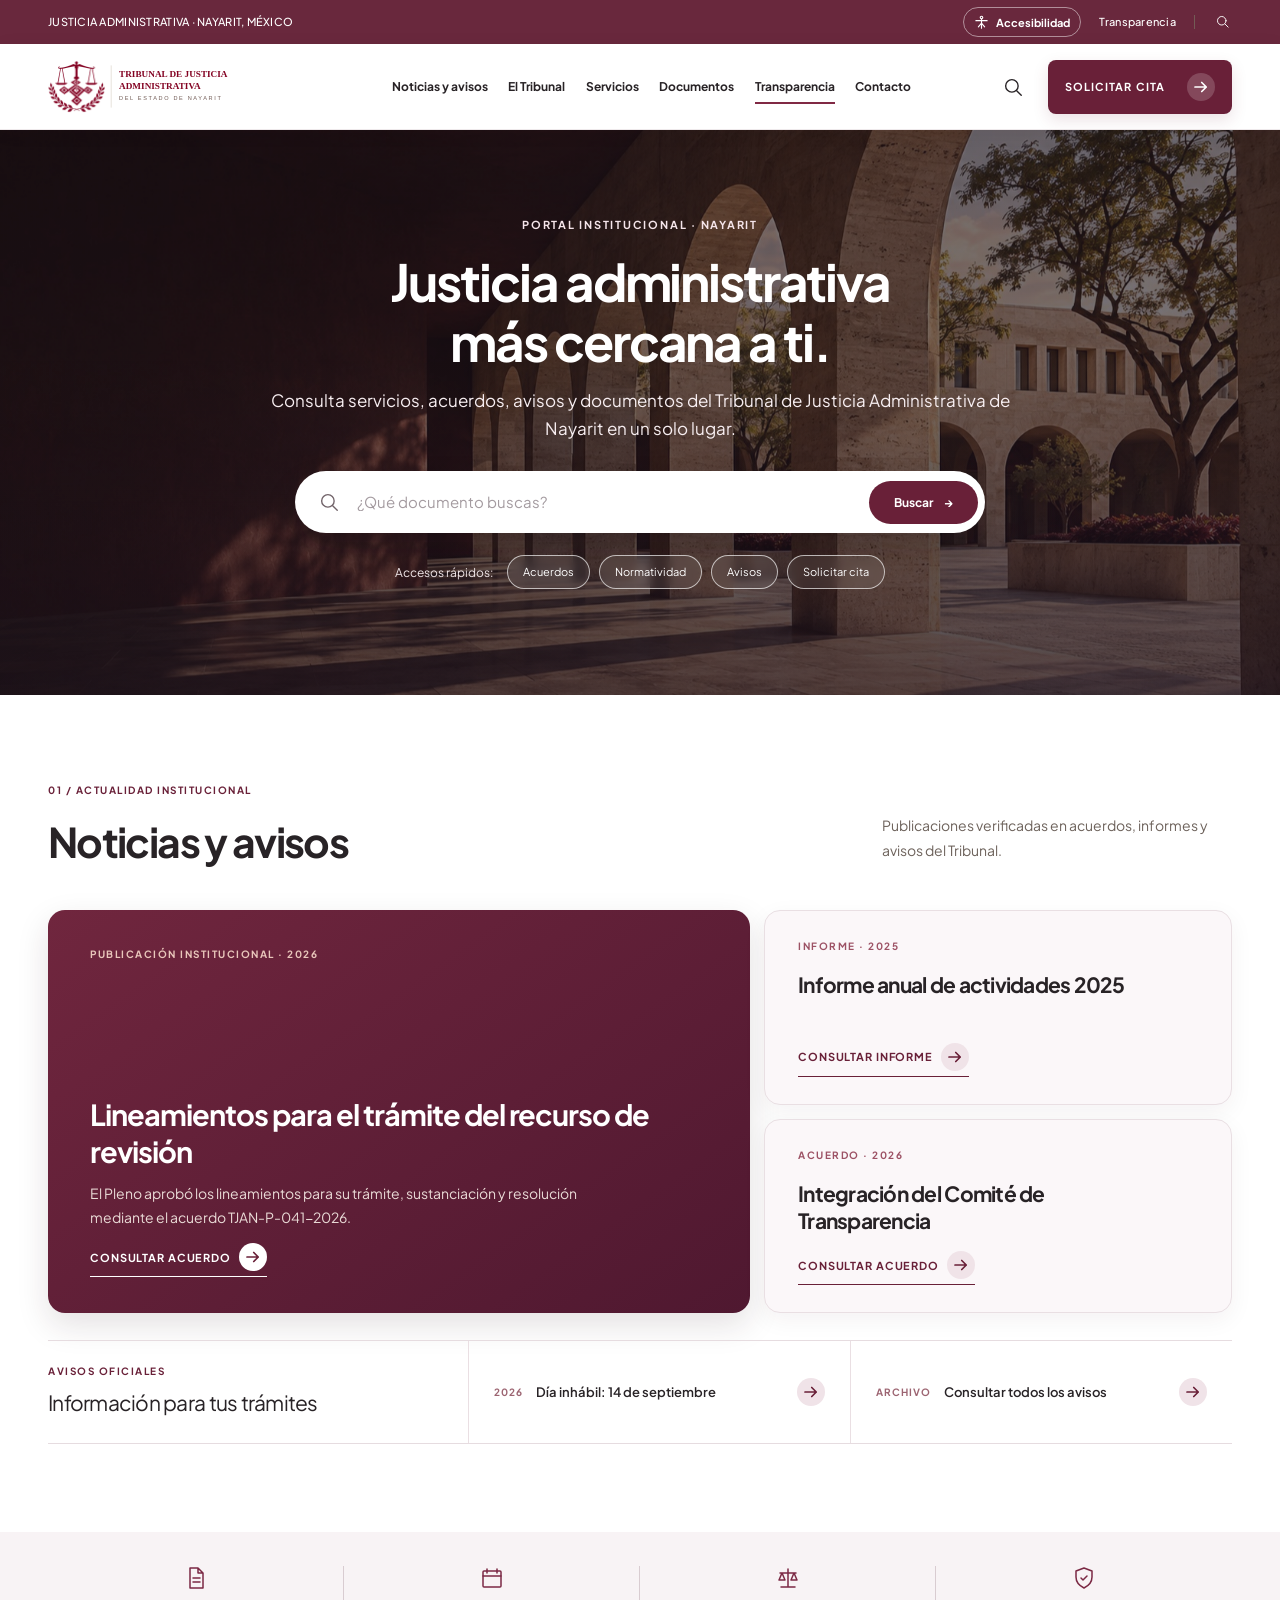
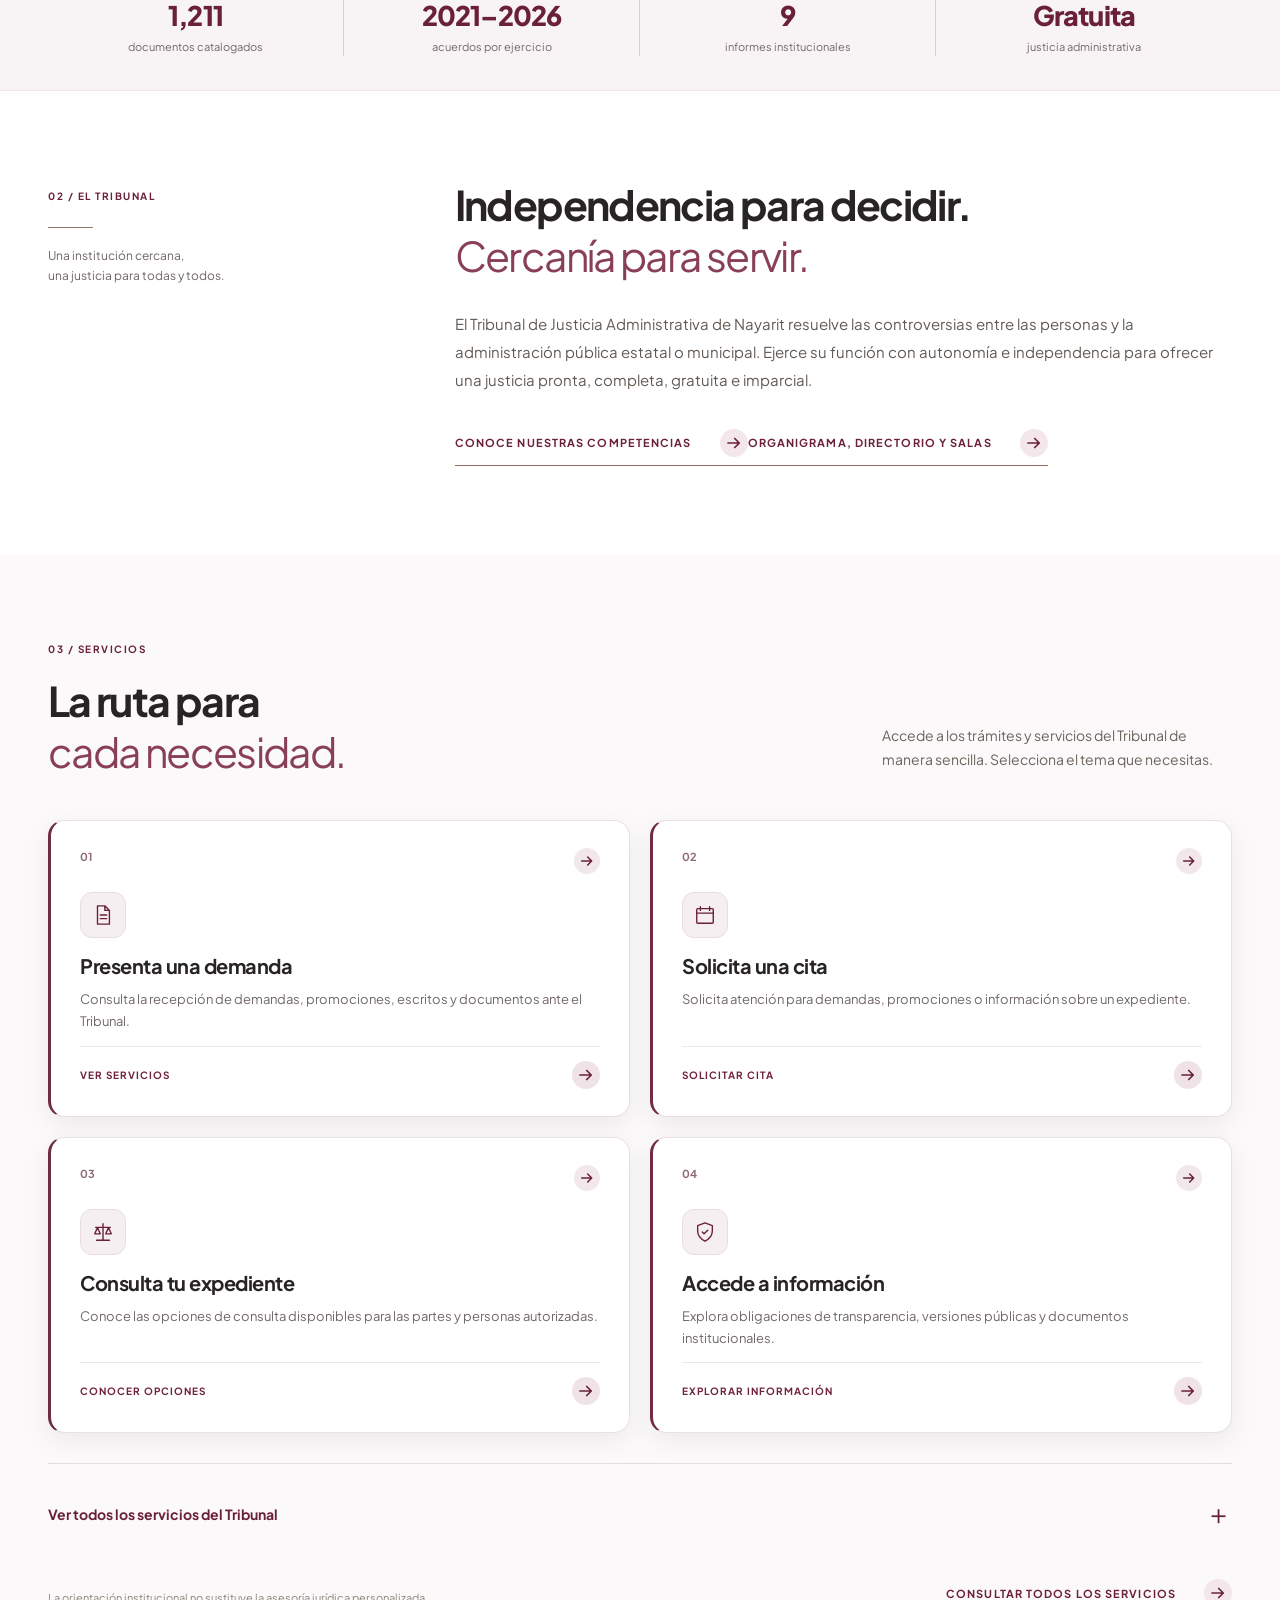
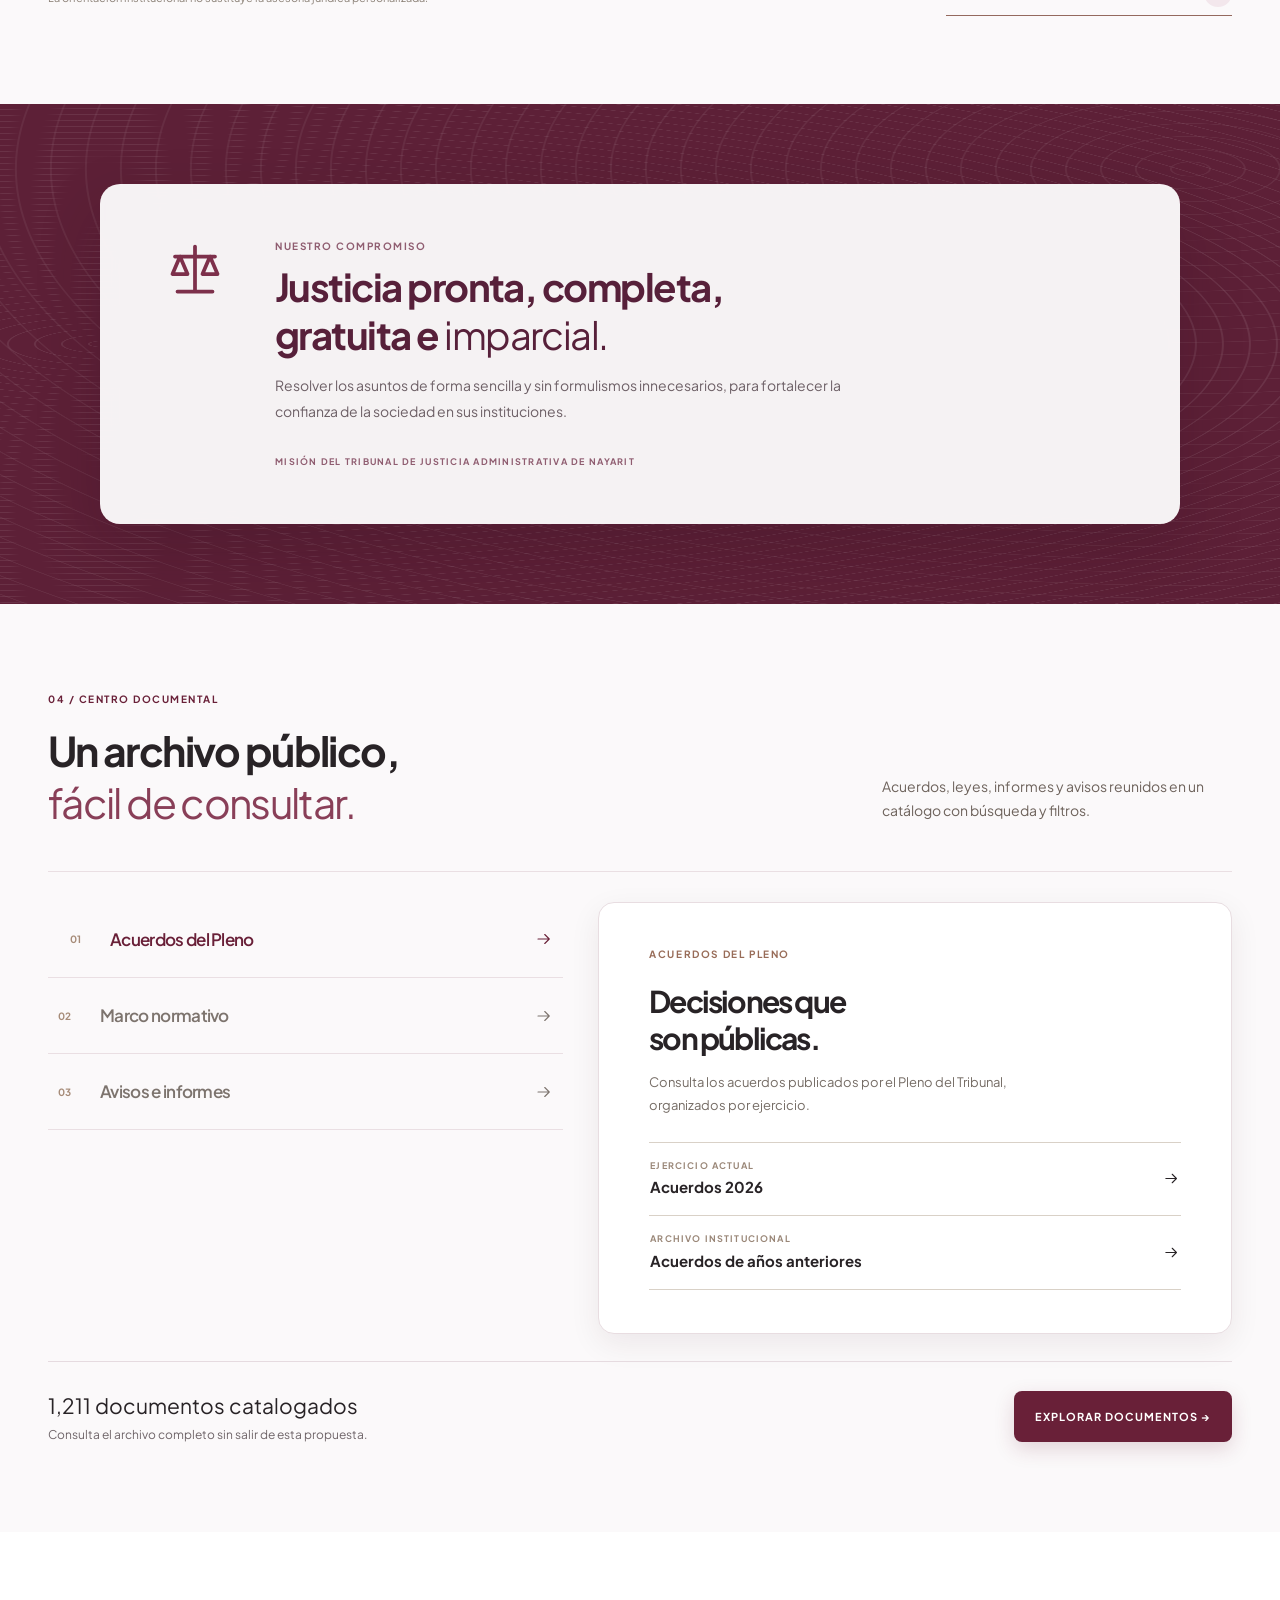
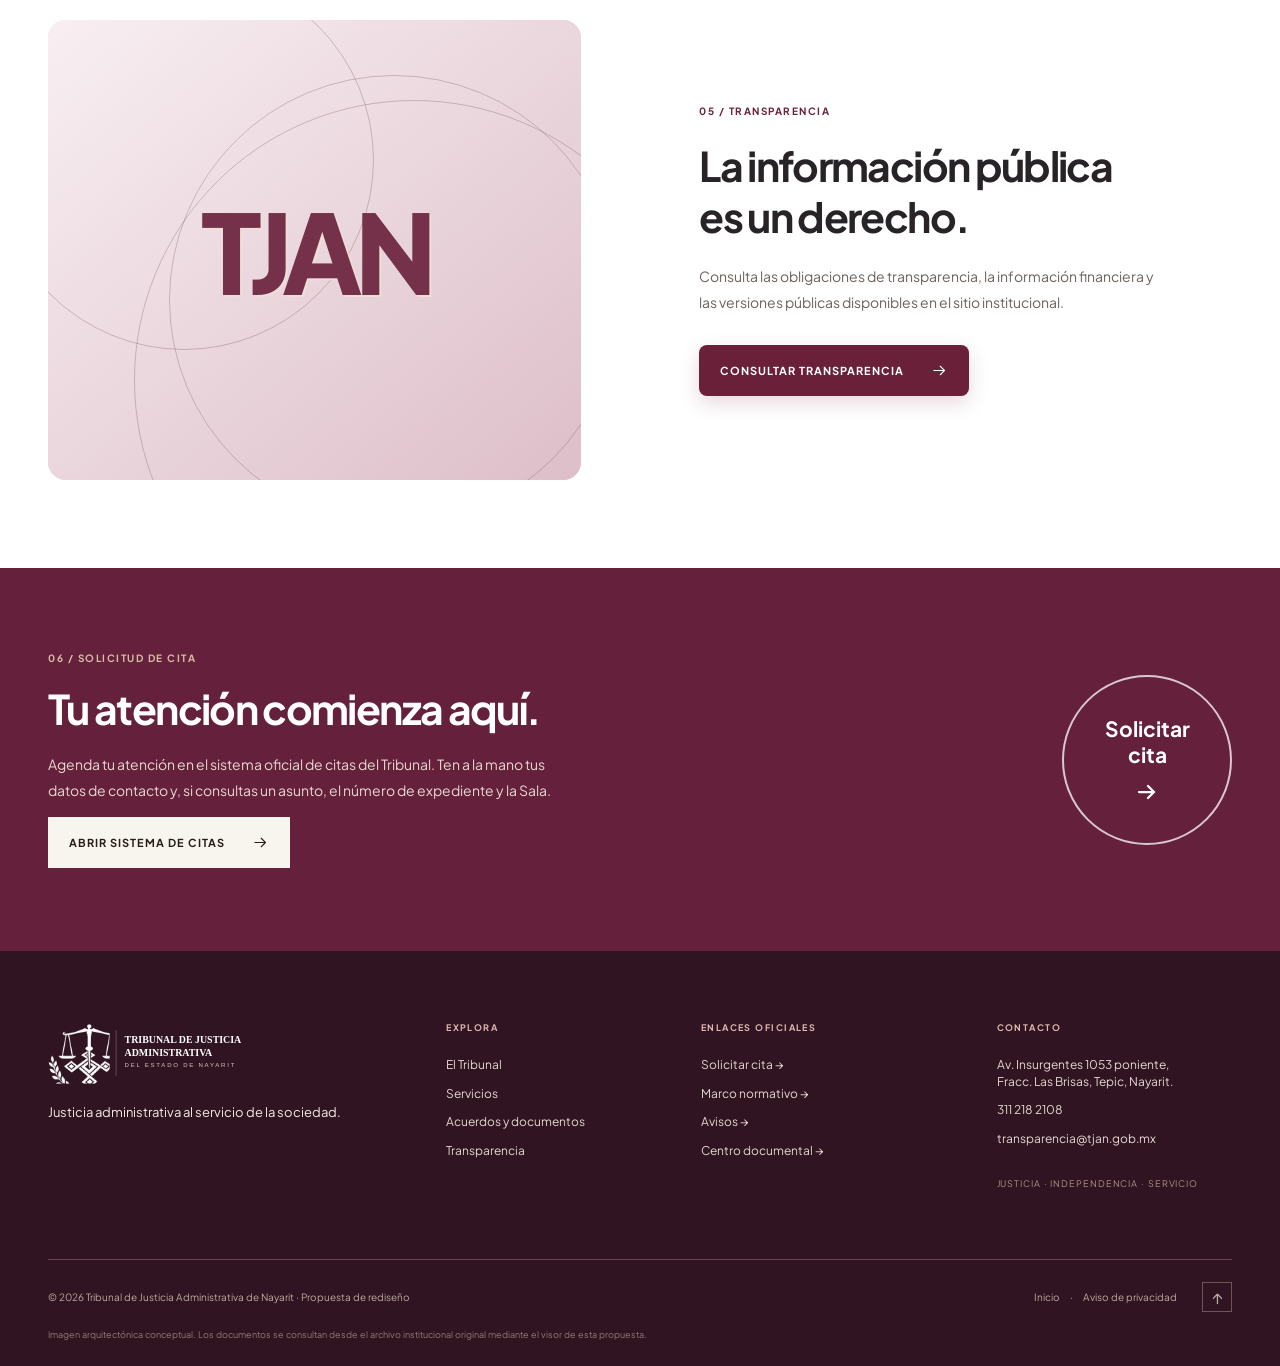
<file: index.html>
<!doctype html>
<html lang="es">
<head>
  <meta charset="utf-8">
  <meta name="viewport" content="width=device-width, initial-scale=1">
  <meta name="theme-color" content="#241516">
  <meta name="description" content="Portal institucional del Tribunal de Justicia Administrativa de Nayarit. Servicios, acuerdos, marco normativo, transparencia y citas.">
  <title>Tribunal de Justicia Administrativa de Nayarit</title>
  <link rel="preconnect" href="https://fonts.googleapis.com">
  <link rel="preconnect" href="https://fonts.gstatic.com" crossorigin>
  <link href="https://fonts.googleapis.com/css2?family=Plus+Jakarta+Sans:wght@400;500;600;700;800&family=Source+Serif+4:opsz,wght@8..60,400;8..60,600;8..60,700&display=swap" rel="stylesheet">
  <link rel="icon" href="./assets/logo-icon.svg" type="image/svg+xml"><link rel="stylesheet" href="styles.css"><link rel="stylesheet" href="refined.css"><link rel="stylesheet" href="inspired.css"><link rel="stylesheet" href="enhancements.css?v=11">
</head>
<body>
  <svg class="svg-defs" aria-hidden="true" xmlns="http://www.w3.org/2000/svg">
    <symbol id="i-arrow" viewBox="0 0 24 24"><path d="M4 12h15m-6-6 6 6-6 6"/></symbol>
    <symbol id="i-up" viewBox="0 0 24 24"><path d="M5 19 19 5M7 5h12v12"/></symbol>
    <symbol id="i-search" viewBox="0 0 24 24"><circle cx="10.8" cy="10.8" r="6.8"/><path d="m16 16 5 5"/></symbol>
    <symbol id="i-calendar" viewBox="0 0 24 24"><rect x="3" y="5" width="18" height="16" rx="1"/><path d="M7 3v4m10-4v4M3 10h18"/></symbol>
    <symbol id="i-file" viewBox="0 0 24 24"><path d="M6 2h8l5 5v15H6zM14 2v5h5M9 12h7M9 16h7"/></symbol>
    <symbol id="i-scale" viewBox="0 0 24 24"><path d="M12 3v18M5 21h14M4 7h16M6 7 3 14h6L6 7Zm12 0-3 7h6l-3-7Z"/></symbol>
    <symbol id="i-shield" viewBox="0 0 24 24"><path d="m12 2 8 3v6c0 5-3 8.5-8 11-5-2.5-8-6-8-11V5z"/><path d="m9 12 2 2 4-4"/></symbol>
    <symbol id="i-pin" viewBox="0 0 24 24"><path d="M12 22s7-6.5 7-13a7 7 0 1 0-14 0c0 6.5 7 13 7 13Z"/><circle cx="12" cy="9" r="2.5"/></symbol>
    <symbol id="i-menu" viewBox="0 0 24 24"><path d="M3 6h18M3 12h18M3 18h18"/></symbol>
    <symbol id="i-close" viewBox="0 0 24 24"><path d="M5 5 19 19M19 5 5 19"/></symbol>
    <symbol id="i-plus" viewBox="0 0 24 24"><path d="M12 4v16M4 12h16"/></symbol>
  </svg>
  <a class="skip" href="#contenido">Saltar al contenido</a>
  <div class="utility"><div class="container utility-inner"><span>JUSTICIA ADMINISTRATIVA · NAYARIT, MÉXICO</span><div><a href="#transparencia" >Transparencia</a><span class="utility-sep"></span><button id="open-search-top" type="button" aria-label="Abrir búsqueda"><svg><use href="#i-search"/></svg></button></div></div></div>
  <header class="header" id="inicio"><div class="container header-inner">
    <a class="brand official-brand" href="#inicio" aria-label="Tribunal de Justicia Administrativa de Nayarit, inicio"><img src="./assets/logo-horizontal.svg" alt="Tribunal de Justicia Administrativa de Nayarit"></a>
    <nav class="nav" aria-label="Navegación principal"><a href="#actualidad">Noticias y avisos</a><a href="./estructura.html">El Tribunal</a><a href="#servicios">Servicios</a><a href="./documentos.html">Documentos</a><a href="#transparencia">Transparencia</a><a href="#contacto">Contacto</a><a class="nav-cita" href="https://tjan.gob.mx/citastja/registro.php">Solicitar cita →</a></nav>
    <div class="header-actions"><button class="icon-button search-trigger" type="button" aria-label="Buscar en el sitio"><svg><use href="#i-search"/></svg></button><a class="header-cta" href="https://tjan.gob.mx/citastja/registro.php" >Solicitar cita <svg><use href="#i-arrow"/></svg></a><button class="menu-trigger icon-button" type="button" aria-label="Abrir menú" aria-expanded="false"><svg><use href="#i-menu"/></svg></button></div>
  </div></header>
  <main id="contenido">
    <section class="hero" aria-labelledby="hero-title"><div class="hero-image"></div><div class="hero-shade"></div><div class="container hero-content"><span class="hero-eyebrow">PORTAL INSTITUCIONAL · NAYARIT</span><h1 id="hero-title">Justicia administrativa<br>más cercana a ti.</h1><p>Consulta servicios, acuerdos, avisos y documentos del Tribunal de Justicia Administrativa de Nayarit en un solo lugar.</p><form class="hero-search" id="hero-search-form" role="search"><svg aria-hidden="true"><use href="#i-search"/></svg><input id="hero-query" type="search" placeholder="¿Qué documento buscas?" aria-label="Buscar en el archivo del Tribunal"><button type="submit">Buscar <span aria-hidden="true">→</span></button></form><div class="hero-shortcuts"><span>Accesos rápidos:</span><a href="./documentos.html?categoria=Acuerdos">Acuerdos</a><a href="./documentos.html?categoria=Normatividad">Normatividad</a><a href="./documentos.html?categoria=Avisos">Avisos</a><a href="https://tjan.gob.mx/citastja/registro.php">Solicitar cita</a></div></div></section>
    <section class="news section-pad" id="actualidad"><div class="container"><div class="section-heading"><div><span class="eyebrow accent">01 / ACTUALIDAD INSTITUCIONAL</span><h2>Noticias y avisos</h2></div><p>Publicaciones verificadas en acuerdos, informes y avisos del Tribunal.</p></div><div class="news-layout"><article class="news-feature"><span class="news-type">PUBLICACIÓN INSTITUCIONAL · 2026</span><div><h3>Lineamientos para el trámite del recurso de revisión</h3><p>El Pleno aprobó los lineamientos para su trámite, sustanciación y resolución mediante el acuerdo TJAN-P-041-2026.</p><a href="./documentos.html?ver=4e655929821f3d">Consultar acuerdo <svg aria-hidden="true"><use href="#i-arrow"/></svg></a></div></article><div class="news-side"><article><span>INFORME · 2025</span><h3>Informe anual de actividades 2025</h3><a href="./documentos.html?ver=88643c984a87e7">Consultar informe <svg aria-hidden="true"><use href="#i-arrow"/></svg></a></article><article><span>ACUERDO · 2026</span><h3>Integración del Comité de Transparencia</h3><a href="./documentos.html?ver=0e1b79ca9150fe">Consultar acuerdo <svg aria-hidden="true"><use href="#i-arrow"/></svg></a></article></div></div><div class="notice-row"><div><span class="eyebrow accent">AVISOS OFICIALES</span><h3>Información para tus trámites</h3></div><a href="./documentos.html?ver=0c8c0d5df53dd8"><span>2026</span><strong>Día inhábil: 14 de septiembre</strong><svg aria-hidden="true"><use href="#i-arrow"/></svg></a><a href="./documentos.html?categoria=Avisos"><span>ARCHIVO</span><strong>Consultar todos los avisos</strong><svg aria-hidden="true"><use href="#i-arrow"/></svg></a></div></div></section>
    <section class="metrics" aria-label="Datos del portal"><div class="container metrics-grid"><div><svg aria-hidden="true"><use href="#i-file"/></svg><strong id="document-count">1,211</strong><span>documentos catalogados</span></div><div><svg aria-hidden="true"><use href="#i-calendar"/></svg><strong>2021–2026</strong><span>acuerdos por ejercicio</span></div><div><svg aria-hidden="true"><use href="#i-scale"/></svg><strong>9</strong><span>informes institucionales</span></div><div><svg aria-hidden="true"><use href="#i-shield"/></svg><strong>Gratuita</strong><span>justicia administrativa</span></div></div></section><section class="intro section-pad" id="tribunal"><div class="container intro-grid"><div class="intro-label"><span class="eyebrow accent">02 / EL TRIBUNAL</span><div class="intro-rule"></div><p>Una institución cercana,<br>una justicia para todas y todos.</p></div><div class="intro-main"><h2>Independencia para decidir.<br><em>Cercanía para servir.</em></h2><p>El Tribunal de Justicia Administrativa de Nayarit resuelve las controversias entre las personas y la administración pública estatal o municipal. Ejerce su función con autonomía e independencia para ofrecer una justicia pronta, completa, gratuita e imparcial.</p><a class="underlined-link" href="./documentos.html?ver=a3192e7c595eb5" >Conoce nuestras competencias <svg><use href="#i-arrow"/></svg></a><a class="underlined-link" href="./estructura.html">Organigrama, directorio y salas <svg><use href="#i-arrow"/></svg></a></div></div></section>
    <section class="services section-pad" id="servicios"><div class="container"><div class="section-heading"><div><span class="eyebrow accent">03 / SERVICIOS</span><h2>La ruta para<br><em>cada necesidad.</em></h2></div><p>Accede a los trámites y servicios del Tribunal de manera sencilla. Selecciona el tema que necesitas.</p></div><div class="service-grid"><a href="./documentos.html?ver=a41de74c2abca4"  class="service-card"><span class="card-top"><span class="card-number">01</span><svg><use href="#i-arrow"/></svg></span><div class="card-icon"><svg><use href="#i-file"/></svg></div><h3>Presenta una demanda</h3><p>Consulta la recepción de demandas, promociones, escritos y documentos ante el Tribunal.</p><span class="card-action">Ver servicios <svg aria-hidden="true"><use href="#i-arrow"/></svg></span></a><a href="https://tjan.gob.mx/citastja/registro.php"  class="service-card"><span class="card-top"><span class="card-number">02</span><svg><use href="#i-arrow"/></svg></span><div class="card-icon"><svg><use href="#i-calendar"/></svg></div><h3>Solicita una cita</h3><p>Solicita atención para demandas, promociones o información sobre un expediente.</p><span class="card-action">Solicitar cita <svg aria-hidden="true"><use href="#i-arrow"/></svg></span></a><a href="./documentos.html?ver=a41de74c2abca4"  class="service-card"><span class="card-top"><span class="card-number">03</span><svg><use href="#i-arrow"/></svg></span><div class="card-icon"><svg><use href="#i-scale"/></svg></div><h3>Consulta tu expediente</h3><p>Conoce las opciones de consulta disponibles para las partes y personas autorizadas.</p><span class="card-action">Conocer opciones <svg aria-hidden="true"><use href="#i-arrow"/></svg></span></a><a href="#transparencia"  class="service-card"><span class="card-top"><span class="card-number">04</span><svg><use href="#i-arrow"/></svg></span><div class="card-icon"><svg><use href="#i-shield"/></svg></div><h3>Accede a información</h3><p>Explora obligaciones de transparencia, versiones públicas y documentos institucionales.</p><span class="card-action">Explorar información <svg aria-hidden="true"><use href="#i-arrow"/></svg></span></a></div><details class="services-detail"><summary>Ver todos los servicios del Tribunal <span>＋</span></summary><div class="services-detail-grid"><div><strong>Atención jurisdiccional</strong><p>Recepción de demandas, recursos y promociones; consulta de expedientes; expedición de copias; notificaciones; publicación en estrados; consulta de sentencias y seguimiento al cumplimiento de resoluciones.</p></div><div><strong>Atención institucional</strong><p>Orientación al usuario; solicitudes de información pública; ejercicio de derechos ARCO; recepción de quejas, denuncias y solicitudes sobre protección de datos personales.</p></div></div><a class="underlined-link" href="./documentos.html?ver=a41de74c2abca4">Ver documento completo de servicios →</a></details><div class="services-footer"><span>La orientación institucional no sustituye la asesoría jurídica personalizada.</span><a class="underlined-link" href="./documentos.html?ver=a41de74c2abca4" >Consultar todos los servicios <svg><use href="#i-arrow"/></svg></a></div></div></section>
    <section class="statement"><div class="container statement-grid"><div class="statement-mark"><svg aria-hidden="true"><use href="#i-scale"/></svg></div><div><span class="eyebrow pale">NUESTRO COMPROMISO</span><h2>Justicia pronta, completa,<br>gratuita e <em>imparcial.</em></h2><p>Resolver los asuntos de forma sencilla y sin formulismos innecesarios, para fortalecer la confianza de la sociedad en sus instituciones.</p><span class="statement-source">MISIÓN DEL TRIBUNAL DE JUSTICIA ADMINISTRATIVA DE NAYARIT</span></div><div class="statement-decoration" aria-hidden="true"><span></span><span></span><span></span></div></div></section><section class="documents section-pad" id="documentos"><div class="container"><div class="section-heading docs-heading"><div><span class="eyebrow accent">04 / CENTRO DOCUMENTAL</span><h2>Un archivo público,<br><em>fácil de consultar.</em></h2></div><p>Acuerdos, leyes, informes y avisos reunidos en un catálogo con búsqueda y filtros.</p></div><div class="docs-layout"><div class="docs-tabs" role="tablist" aria-label="Categorías de documentos"><button class="doc-tab active" type="button" role="tab" id="tab-acuerdos" aria-controls="panel-acuerdos" aria-selected="true" data-tab="acuerdos"><span>01</span> Acuerdos del Pleno <svg><use href="#i-arrow"/></svg></button><button class="doc-tab" type="button" role="tab" id="tab-marco" aria-controls="panel-marco" aria-selected="false" data-tab="marco"><span>02</span> Marco normativo <svg><use href="#i-arrow"/></svg></button><button class="doc-tab" type="button" role="tab" id="tab-avisos" aria-controls="panel-avisos" aria-selected="false" data-tab="avisos"><span>03</span> Avisos e informes <svg><use href="#i-arrow"/></svg></button></div><div class="docs-panels"><div class="doc-panel active" role="tabpanel" id="panel-acuerdos" aria-labelledby="tab-acuerdos"><div class="panel-kicker">ACUERDOS DEL PLENO</div><h3>Decisiones que<br>son públicas.</h3><p>Consulta los acuerdos publicados por el Pleno del Tribunal, organizados por ejercicio.</p><div class="doc-links"><a href="./documentos.html?categoria=Acuerdos&year=2026" ><span><small>EJERCICIO ACTUAL</small>Acuerdos 2026</span><svg><use href="#i-arrow"/></svg></a><a href="./documentos.html?categoria=Acuerdos"><span><small>ARCHIVO INSTITUCIONAL</small>Acuerdos de años anteriores</span><svg><use href="#i-arrow"/></svg></a></div></div><div class="doc-panel" role="tabpanel" id="panel-marco" aria-labelledby="tab-marco" hidden><div class="panel-kicker">NORMATIVIDAD</div><h3>Las reglas que<br>nos rigen.</h3><p>Constituciones, leyes y otras disposiciones que fundamentan las atribuciones del Tribunal.</p><div class="doc-links"><a href="./documentos.html?categoria=Normatividad" ><span><small>CONSULTA GENERAL</small>Marco normativo aplicable</span><svg><use href="#i-arrow"/></svg></a><a href="./documentos.html?ver=a3192e7c595eb5" ><span><small>DOCUMENTO INSTITUCIONAL</small>Competencias y atribuciones</span><svg><use href="#i-arrow"/></svg></a></div></div><div class="doc-panel" role="tabpanel" id="panel-avisos" aria-labelledby="tab-avisos" hidden><div class="panel-kicker">COMUNICACIÓN OFICIAL</div><h3>Mantente<br>informado.</h3><p>Revisa avisos, calendario laboral e informes publicados en el portal institucional.</p><div class="doc-links"><a href="./documentos.html?categoria=Avisos" ><span><small>PUBLICACIONES</small>Avisos del Tribunal</span><svg><use href="#i-arrow"/></svg></a><a href="./documentos.html?categoria=Informes" ><span><small>RENDICIÓN DE CUENTAS</small>Informes TJAN</span><svg><use href="#i-arrow"/></svg></a></div></div></div></div></div><div class="archive-cta container"><div><strong>1,211 documentos catalogados</strong><span>Consulta el archivo completo sin salir de esta propuesta.</span></div><a class="button button-dark" href="./documentos.html">Explorar documentos →</a></div></section><section class="transparency section-pad" id="transparencia"><div class="container transparency-grid"><div class="transparency-art" aria-hidden="true"><div class="art-ring ring-one"></div><div class="art-ring ring-two"></div><div class="art-ring ring-three"></div><span>TJAN</span></div><div class="transparency-copy"><span class="eyebrow accent">05 / TRANSPARENCIA</span><h2>La información pública<br>es un derecho.</h2><p>Consulta las obligaciones de transparencia, la información financiera y las versiones públicas disponibles en el sitio institucional.</p><a class="button button-dark" href="./documentos.html?categoria=Transparencia" >Consultar transparencia <svg><use href="#i-arrow"/></svg></a></div></div></section>
    <section class="help-section" id="citas"><div class="container help-grid"><div><span class="eyebrow pale">06 / SOLICITUD DE CITA</span><h2>Tu atención comienza aquí.</h2><p>Agenda tu atención en el sistema oficial de citas del Tribunal. Ten a la mano tus datos de contacto y, si consultas un asunto, el número de expediente y la Sala.</p><a class="button button-light" href="https://tjan.gob.mx/citastja/registro.php">Abrir sistema de citas <svg><use href="#i-arrow"/></svg></a></div><a href="https://tjan.gob.mx/citastja/registro.php" class="help-circle" aria-label="Abrir sistema oficial de citas">Solicitar<br>cita <svg><use href="#i-arrow"/></svg></a></div></section>
  </main>
  <footer class="footer" id="contacto"><div class="container"><div class="footer-top"><div class="footer-brand"><img src="./assets/logo-horizontal-white.svg" alt="Tribunal de Justicia Administrativa de Nayarit"><p>Justicia administrativa al servicio de la sociedad.</p></div><div class="footer-col"><span>EXPLORA</span><a href="./estructura.html">El Tribunal</a><a href="#servicios">Servicios</a><a href="./documentos.html">Acuerdos y documentos</a><a href="#transparencia">Transparencia</a></div><div class="footer-col"><span>ENLACES OFICIALES</span><a href="https://tjan.gob.mx/citastja/registro.php" >Solicitar cita →</a><a href="./documentos.html?categoria=Normatividad" >Marco normativo →</a><a href="./documentos.html?categoria=Avisos" >Avisos →</a><a href="./documentos.html">Centro documental →</a></div><div class="footer-col footer-contact"><span>CONTACTO</span><p>Av. Insurgentes 1053 poniente,<br>Fracc. Las Brisas, Tepic, Nayarit.</p><a href="tel:+523112182108">311 218 2108</a><a href="mailto:transparencia@tjan.gob.mx">transparencia@tjan.gob.mx</a><span class="footer-social">JUSTICIA · INDEPENDENCIA · SERVICIO</span></div></div><div class="footer-bottom"><span>© 2026 Tribunal de Justicia Administrativa de Nayarit · Propuesta de rediseño</span><div><a href="./" >Inicio</a><span>·</span><a href="./documentos.html?ver=6555595250a97c" >Aviso de privacidad</a></div><a class="back-top" href="#inicio" aria-label="Volver al inicio">↑</a></div><p class="image-note">Imagen arquitectónica conceptual. Los documentos se consultan desde el archivo institucional original mediante el visor de esta propuesta.</p></div></footer>
  <div class="search-overlay" id="search-overlay" hidden><div class="search-backdrop"></div><div class="search-dialog" role="dialog" aria-modal="true" aria-labelledby="search-title"><div class="search-head"><span id="search-title">BUSCAR EN EL SITIO</span><button id="close-search" type="button" aria-label="Cerrar búsqueda"><svg><use href="#i-close"/></svg></button></div><label class="search-field"><svg><use href="#i-search"/></svg><input id="site-search" type="search" placeholder="¿Qué estás buscando?" autocomplete="off" aria-label="Buscar secciones y documentos"></label><div id="search-results" class="search-results"></div><p class="search-hint">Presiona ESC para cerrar</p></div></div>
  <button class="back-to-top" type="button" aria-label="Volver arriba"><svg viewBox="0 0 24 24" aria-hidden="true"><path d="m6 13 6-6 6 6M12 7v11"/></svg></button><script src="motion.js"></script><script src="accessibility.js?v=5"></script><script src="app.js?v=6"></script>
</body>
</html>
</file>
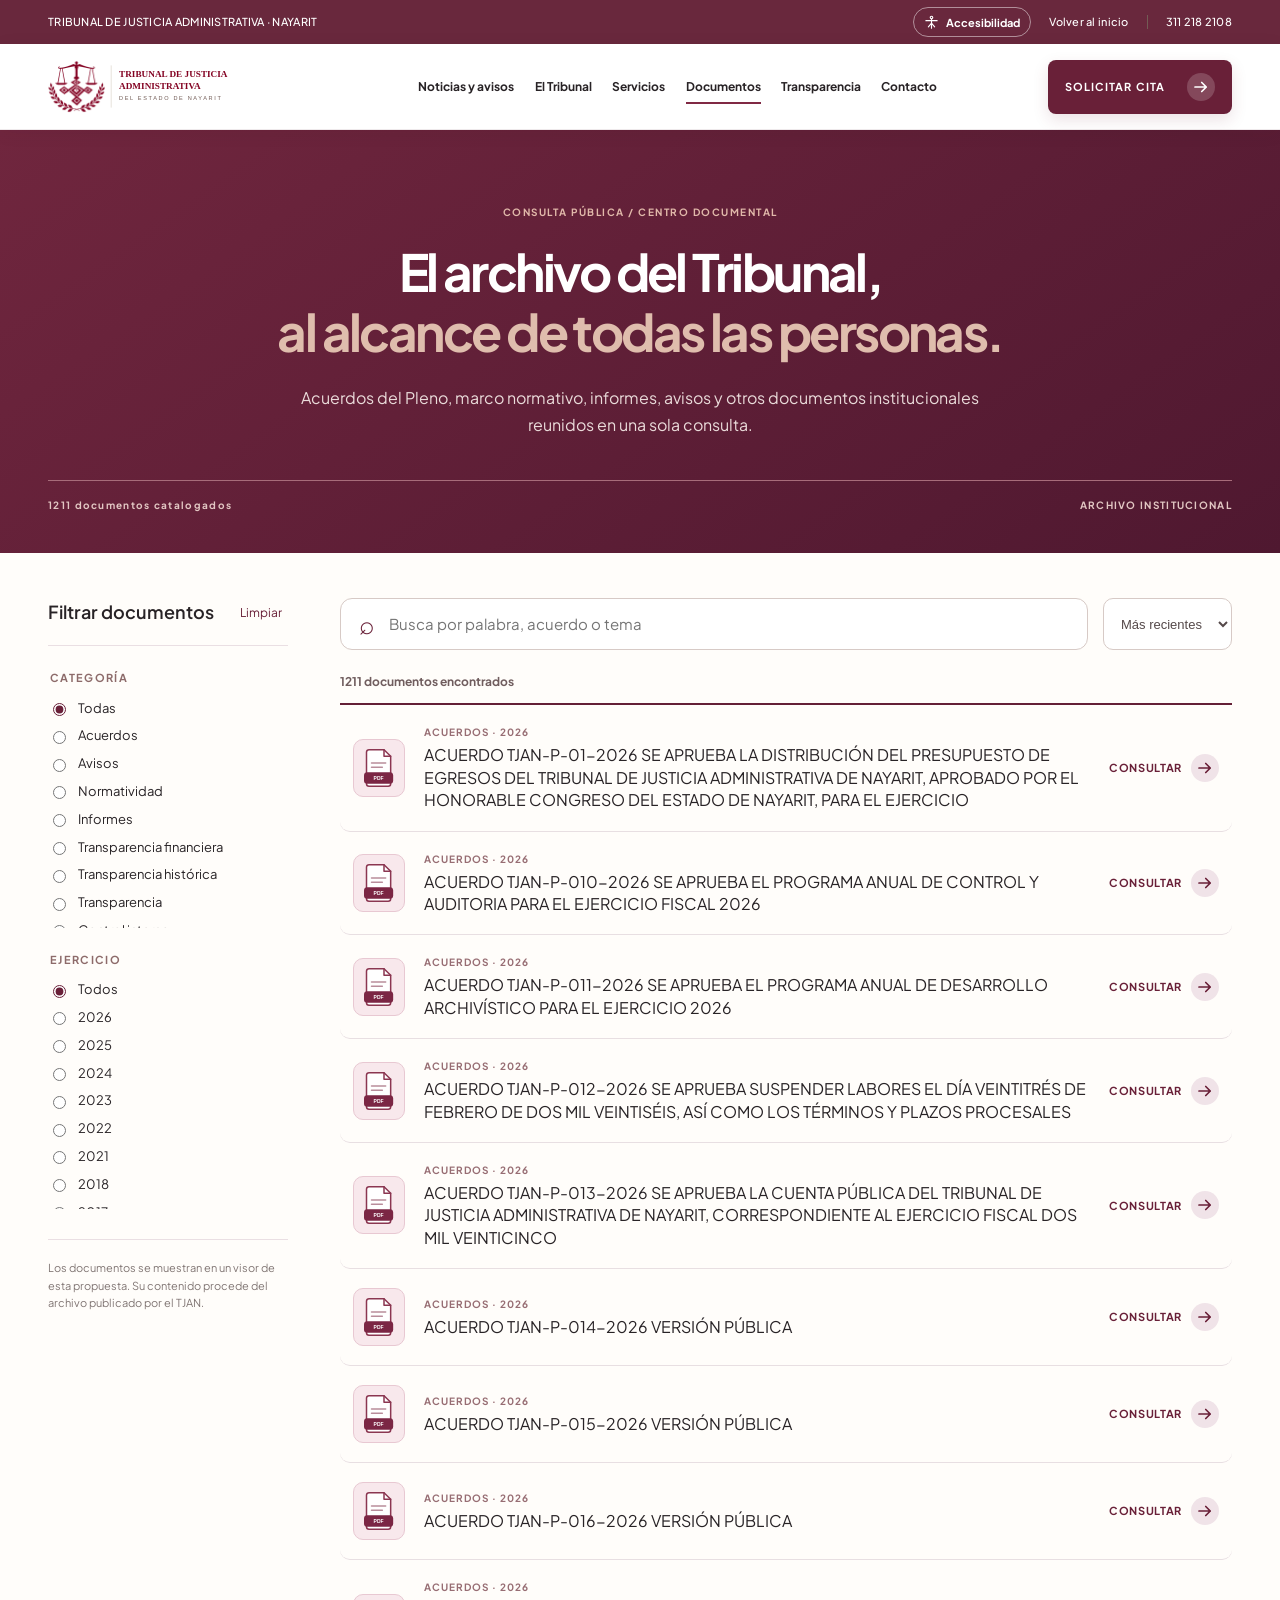
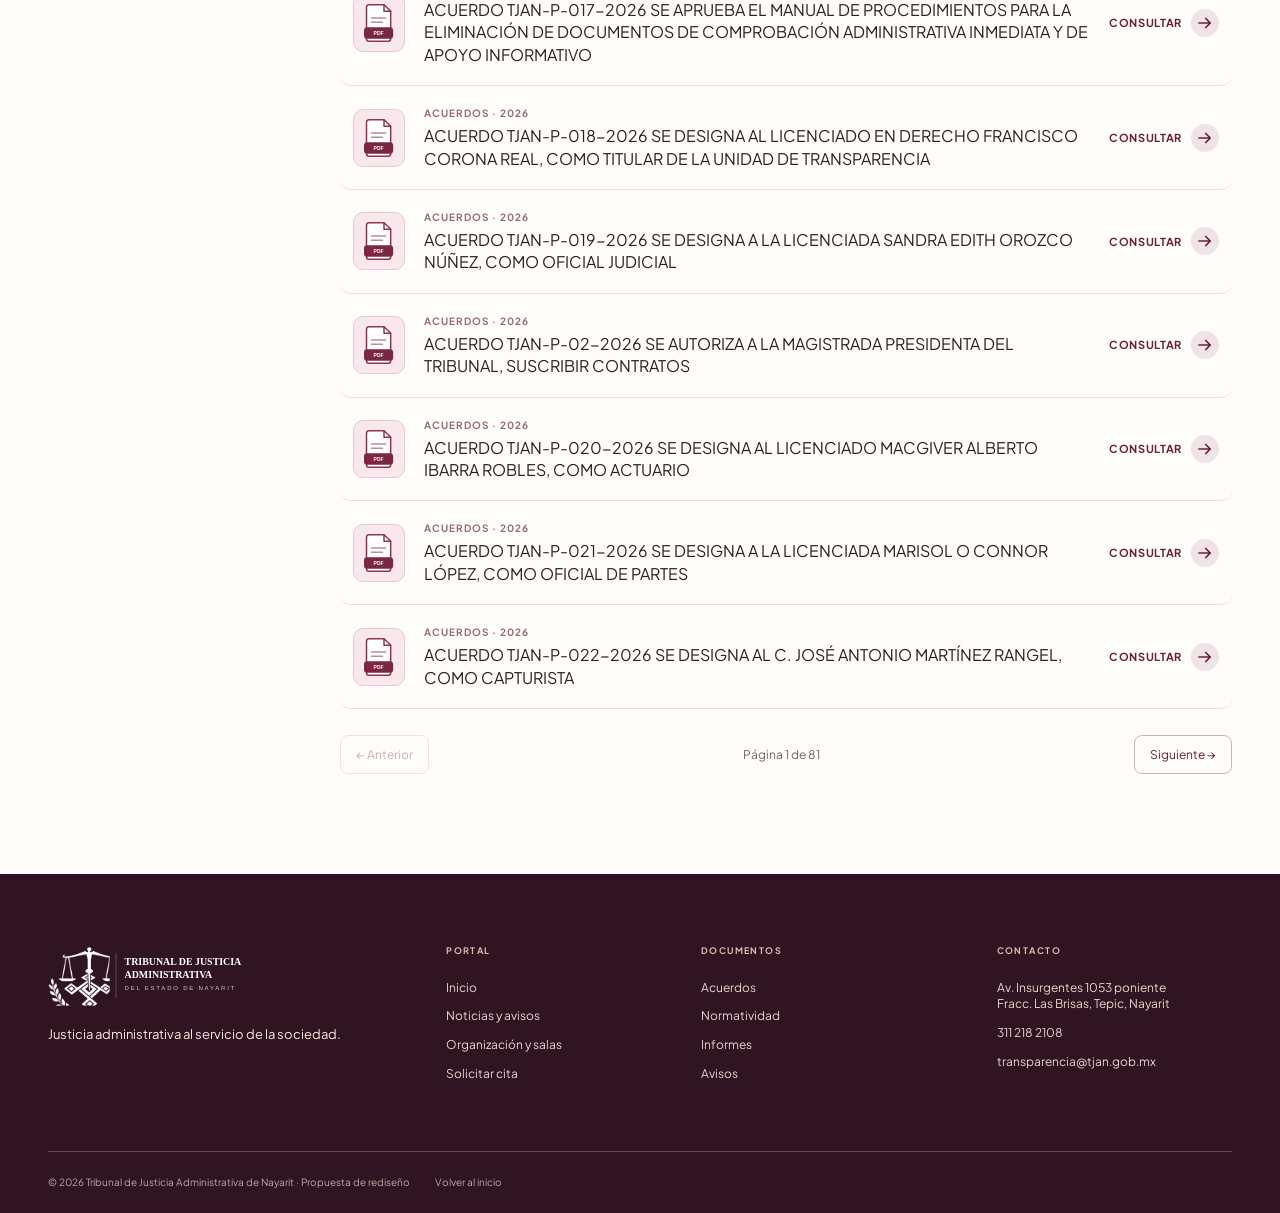
<file: documentos.html>
<!doctype html><html lang="es"><head><meta charset="utf-8"><meta name="viewport" content="width=device-width, initial-scale=1"><meta name="theme-color" content="#530c20"><meta name="description" content="Archivo documental del Tribunal de Justicia Administrativa de Nayarit: acuerdos, normas, avisos e informes."><title>Centro documental · TJAN</title><link rel="icon" href="./assets/logo-icon.svg" type="image/svg+xml"><link rel="preconnect" href="https://fonts.googleapis.com"><link rel="preconnect" href="https://fonts.gstatic.com" crossorigin><link href="https://fonts.googleapis.com/css2?family=Plus+Jakarta+Sans:wght@400;500;600;700;800&family=Source+Serif+4:opsz,wght@8..60,400;8..60,600;8..60,700&display=swap" rel="stylesheet"><link rel="stylesheet" href="./styles.css"><link rel="stylesheet" href="./refined.css"><link rel="stylesheet" href="./inspired.css"><link rel="stylesheet" href="./enhancements.css?v=11"></head><body><svg class="svg-defs" aria-hidden="true" xmlns="http://www.w3.org/2000/svg"><symbol id="i-arrow" viewBox="0 0 24 24"><path d="M4 12h15m-6-6 6 6-6 6"/></symbol><symbol id="i-search" viewBox="0 0 24 24"><circle cx="10.8" cy="10.8" r="6.8"/><path d="m16 16 5 5"/></symbol>
<symbol id="i-menu" viewBox="0 0 24 24"><path d="M3 6h18M3 12h18M3 18h18"/></symbol>
<symbol id="i-close" viewBox="0 0 24 24"><path d="M5 5 19 19M19 5 5 19"/></symbol>
</svg><a class="skip" href="#contenido">Saltar al contenido</a><div class="utility"><div class="container utility-inner"><span>TRIBUNAL DE JUSTICIA ADMINISTRATIVA · NAYARIT</span><div><a href="./">Volver al inicio</a><span class="utility-sep"></span><span>311 218 2108</span></div></div></div><header class="header"><div class="container header-inner"><a class="brand official-brand" href="./" aria-label="Inicio, Tribunal de Justicia Administrativa de Nayarit"><img src="./assets/logo-horizontal.svg" alt="Tribunal de Justicia Administrativa de Nayarit"></a><nav class="nav" aria-label="Navegación principal"><a href="./#actualidad">Noticias y avisos</a><a href="./estructura.html">El Tribunal</a><a href="./#servicios">Servicios</a><a href="./documentos.html" aria-current="page">Documentos</a><a href="./#transparencia">Transparencia</a><a href="./#contacto">Contacto</a><a class="nav-cita" href="https://tjan.gob.mx/citastja/registro.php">Solicitar cita →</a></nav><div class="header-actions"><a class="header-search-link icon-button" href="#document-search" aria-label="Buscar documentos"><svg aria-hidden="true"><use href="#i-search"/></svg></a><a class="header-cta" href="https://tjan.gob.mx/citastja/registro.php">Solicitar cita <svg aria-hidden="true"><use href="#i-arrow"/></svg></a><button class="menu-trigger icon-button" type="button" aria-label="Abrir menú" aria-expanded="false"><svg aria-hidden="true"><use href="#i-menu"/></svg></button></div></div></header><main id="contenido"><section class="library-hero"><div class="container"><span class="eyebrow">CONSULTA PÚBLICA / CENTRO DOCUMENTAL</span><h1>El archivo del Tribunal,<br><em>al alcance de todas las personas.</em></h1><p>Acuerdos del Pleno, marco normativo, informes, avisos y otros documentos institucionales reunidos en una sola consulta.</p><div class="library-hero-line"><span id="library-count">Cargando documentos…</span><span>ARCHIVO INSTITUCIONAL</span></div></div></section><section class="library-section"><div class="container library-layout"><aside class="library-filters" aria-label="Filtros de documentos"><div class="filter-head"><strong>Filtrar documentos</strong><button id="reset-filters" type="button">Limpiar</button></div><fieldset><legend>Categoría</legend><div id="category-filters" class="filter-options"></div></fieldset><fieldset><legend>Ejercicio</legend><div id="year-filters" class="filter-options"></div></fieldset><div class="filter-note">Los documentos se muestran en un visor de esta propuesta. Su contenido procede del archivo publicado por el TJAN.</div></aside><div class="library-main"><div class="library-controls"><label class="library-search"><span aria-hidden="true">⌕</span><input id="document-search" type="search" placeholder="Busca por palabra, acuerdo o tema" aria-label="Buscar documentos"></label><select id="sort-documents" aria-label="Ordenar documentos"><option value="recent">Más recientes</option><option value="title">Título A–Z</option></select></div><div class="library-summary"><span id="results-label">Cargando…</span><span id="active-filter"></span></div><div id="document-list" class="document-list" aria-live="polite"></div><div class="pagination"><button id="prev-page" type="button">← Anterior</button><span id="page-label"></span><button id="next-page" type="button">Siguiente →</button></div></div></div></section></main><footer class="footer"><div class="container"><div class="footer-top"><div class="footer-brand"><img src="./assets/logo-horizontal-white.svg" alt="Tribunal de Justicia Administrativa de Nayarit"><p>Justicia administrativa al servicio de la sociedad.</p></div><div class="footer-col"><span>PORTAL</span><a href="./">Inicio</a><a href="./#actualidad">Noticias y avisos</a><a href="./estructura.html">Organización y salas</a><a href="https://tjan.gob.mx/citastja/registro.php">Solicitar cita</a></div><div class="footer-col"><span>DOCUMENTOS</span><a href="./documentos.html?categoria=Acuerdos">Acuerdos</a><a href="./documentos.html?categoria=Normatividad">Normatividad</a><a href="./documentos.html?categoria=Informes">Informes</a><a href="./documentos.html?categoria=Avisos">Avisos</a></div><div class="footer-col"><span>CONTACTO</span><p>Av. Insurgentes 1053 poniente<br>Fracc. Las Brisas, Tepic, Nayarit</p><a href="tel:+523112182108">311 218 2108</a><a href="mailto:transparencia@tjan.gob.mx">transparencia@tjan.gob.mx</a></div></div><div class="footer-bottom"><span>© 2026 Tribunal de Justicia Administrativa de Nayarit · Propuesta de rediseño</span><a href="./">Volver al inicio</a></div></div></footer><div class="viewer" id="viewer" hidden><div class="viewer-backdrop"></div><div class="viewer-panel" role="dialog" aria-modal="true" aria-labelledby="viewer-title"><div class="viewer-head"><div><span id="viewer-category"></span><h2 id="viewer-title"></h2></div><button id="close-viewer" type="button" aria-label="Cerrar documento">×</button></div><div class="viewer-actions"><span>Documento del archivo oficial del TJAN</span><a id="download-document" href="#" download>Descargar PDF ↓</a></div><iframe id="document-frame" title="Visor de documento PDF"></iframe></div></div><script src="./motion.js"></script><script src="./accessibility.js?v=5"></script><script src="./library.js?v=7"></script></body></html>
</file>
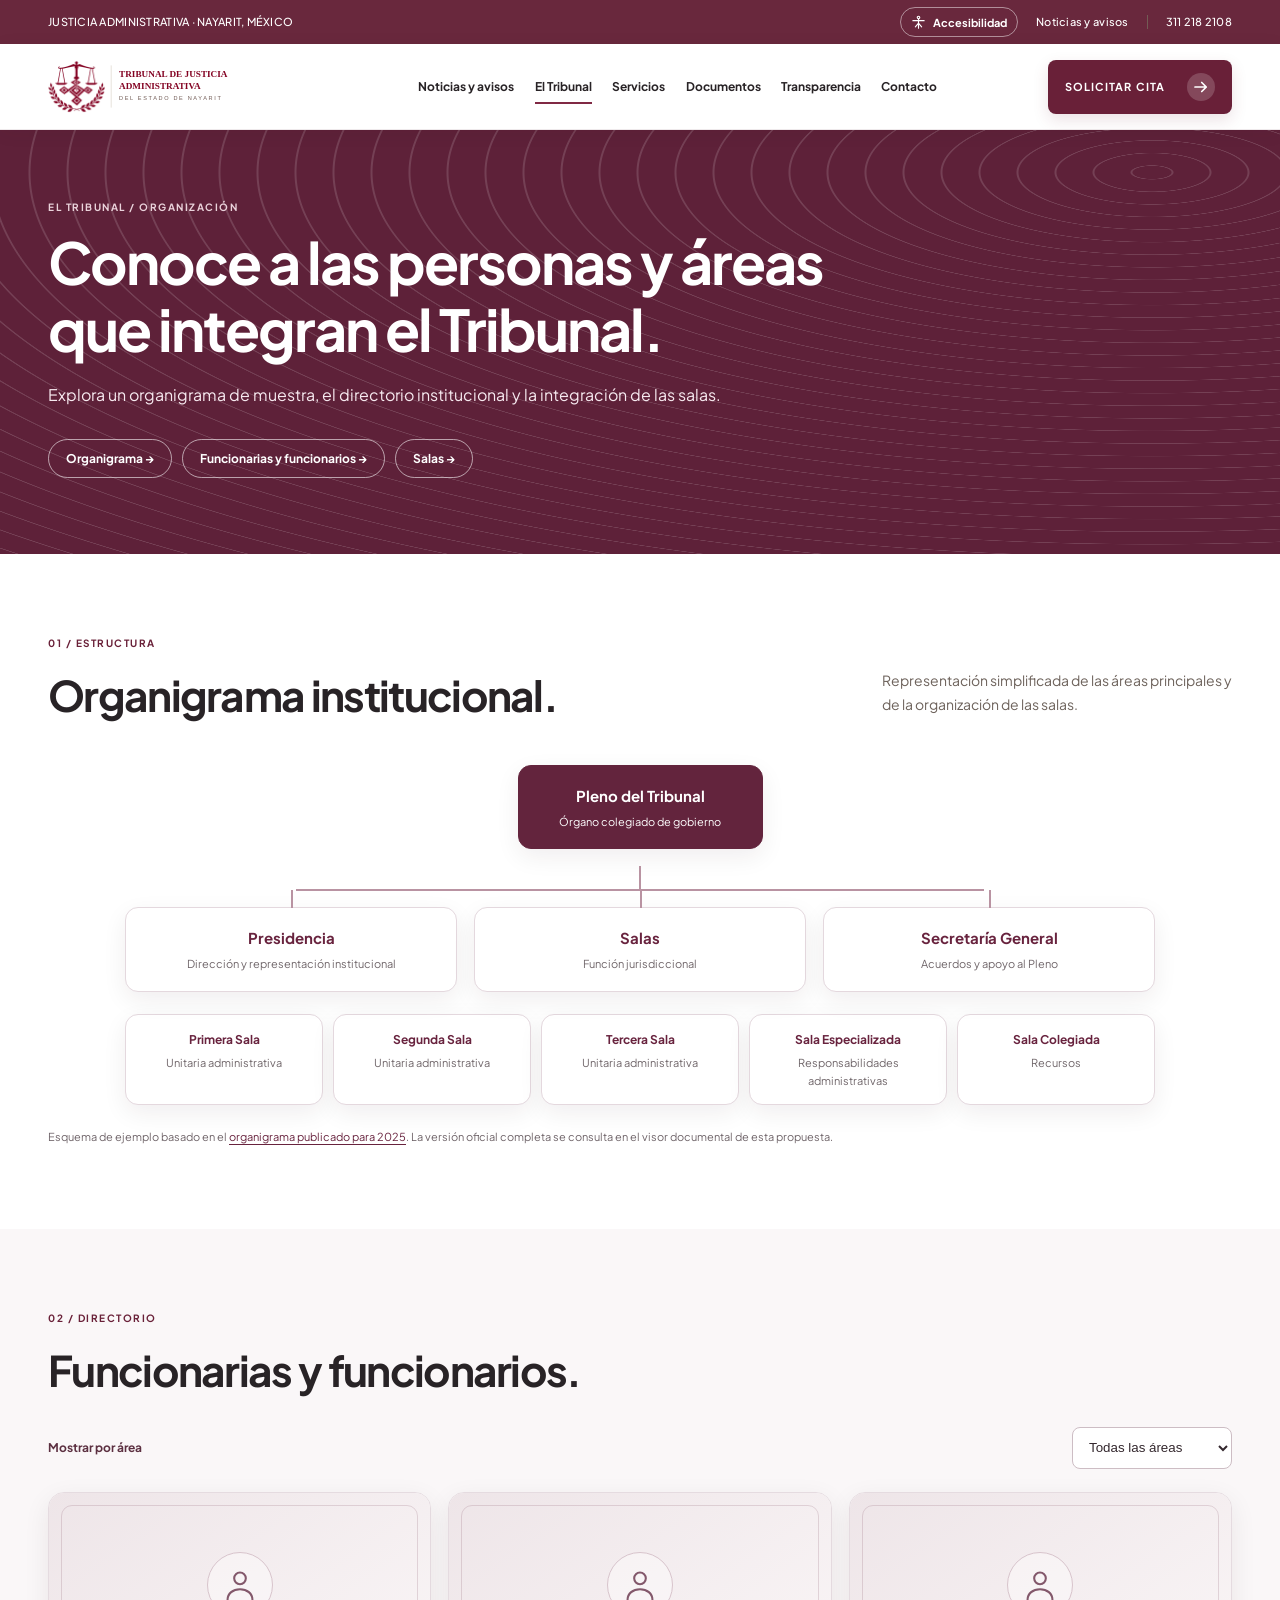
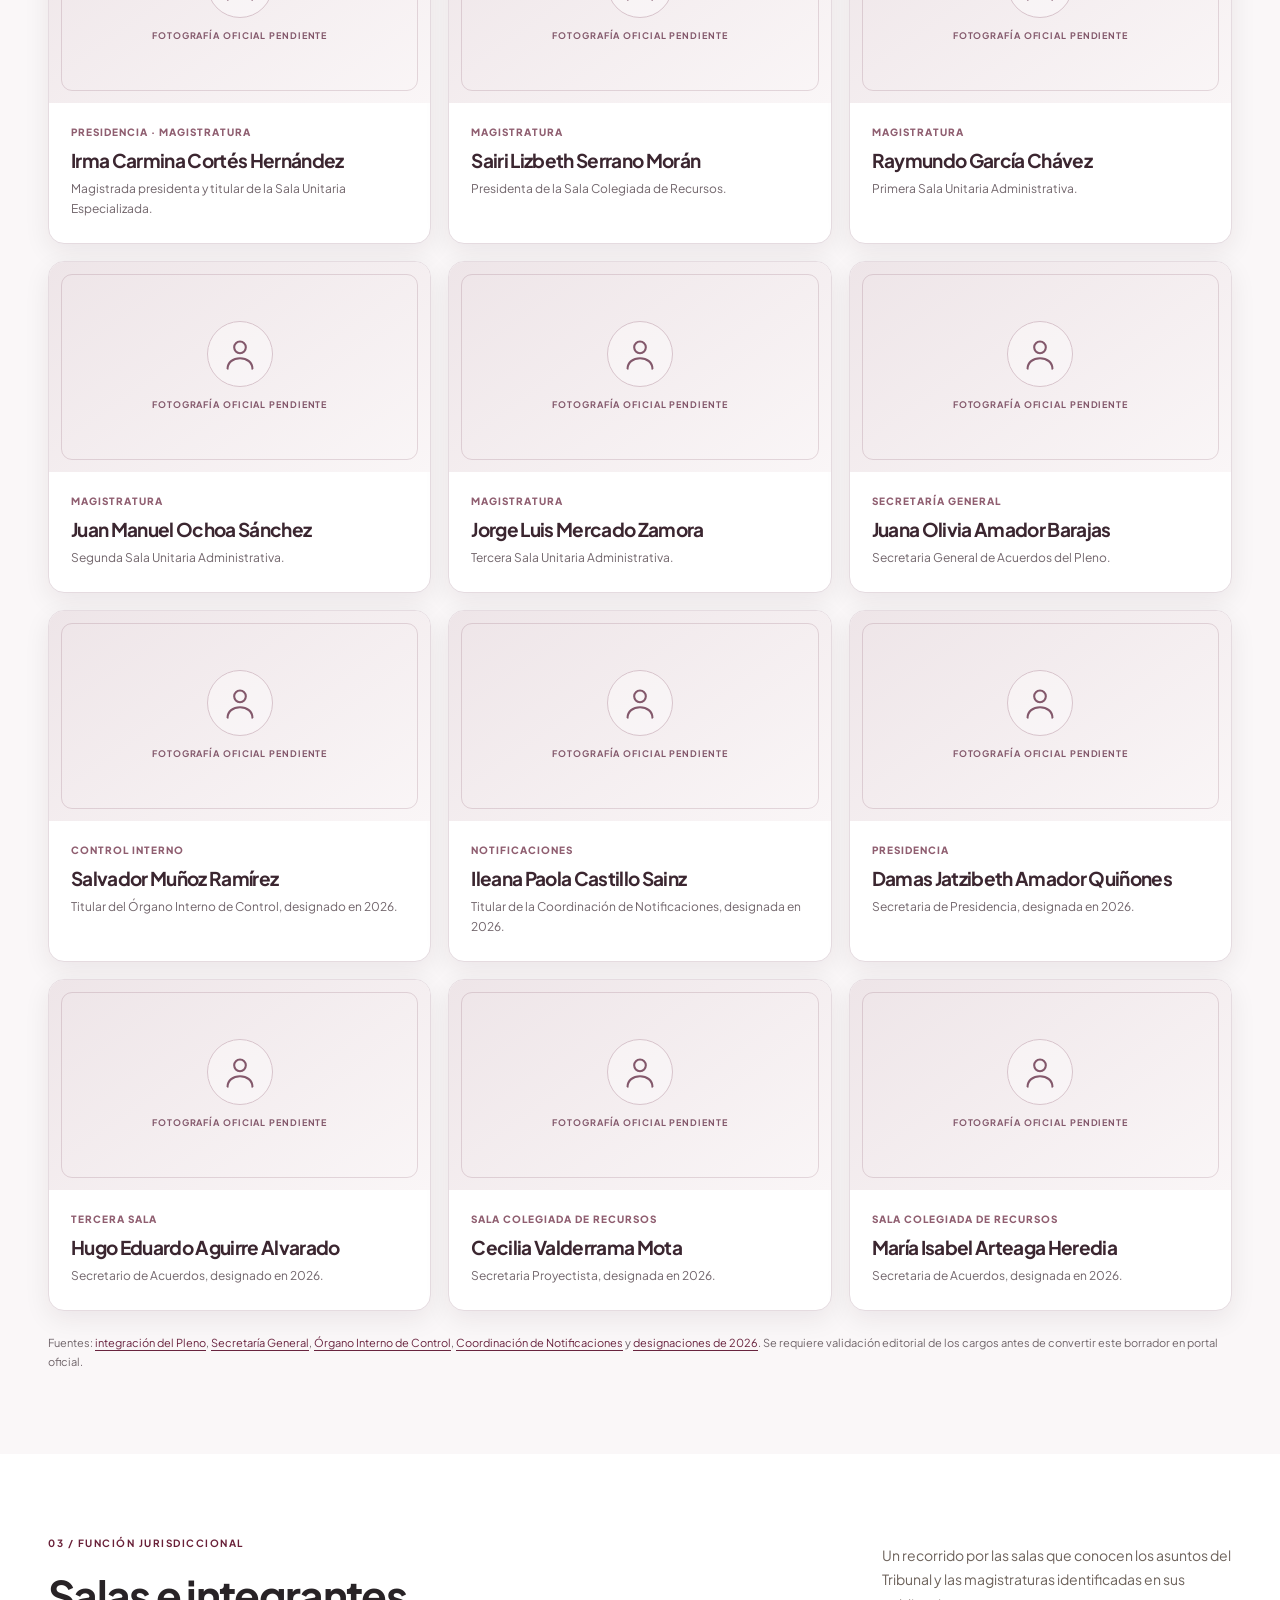
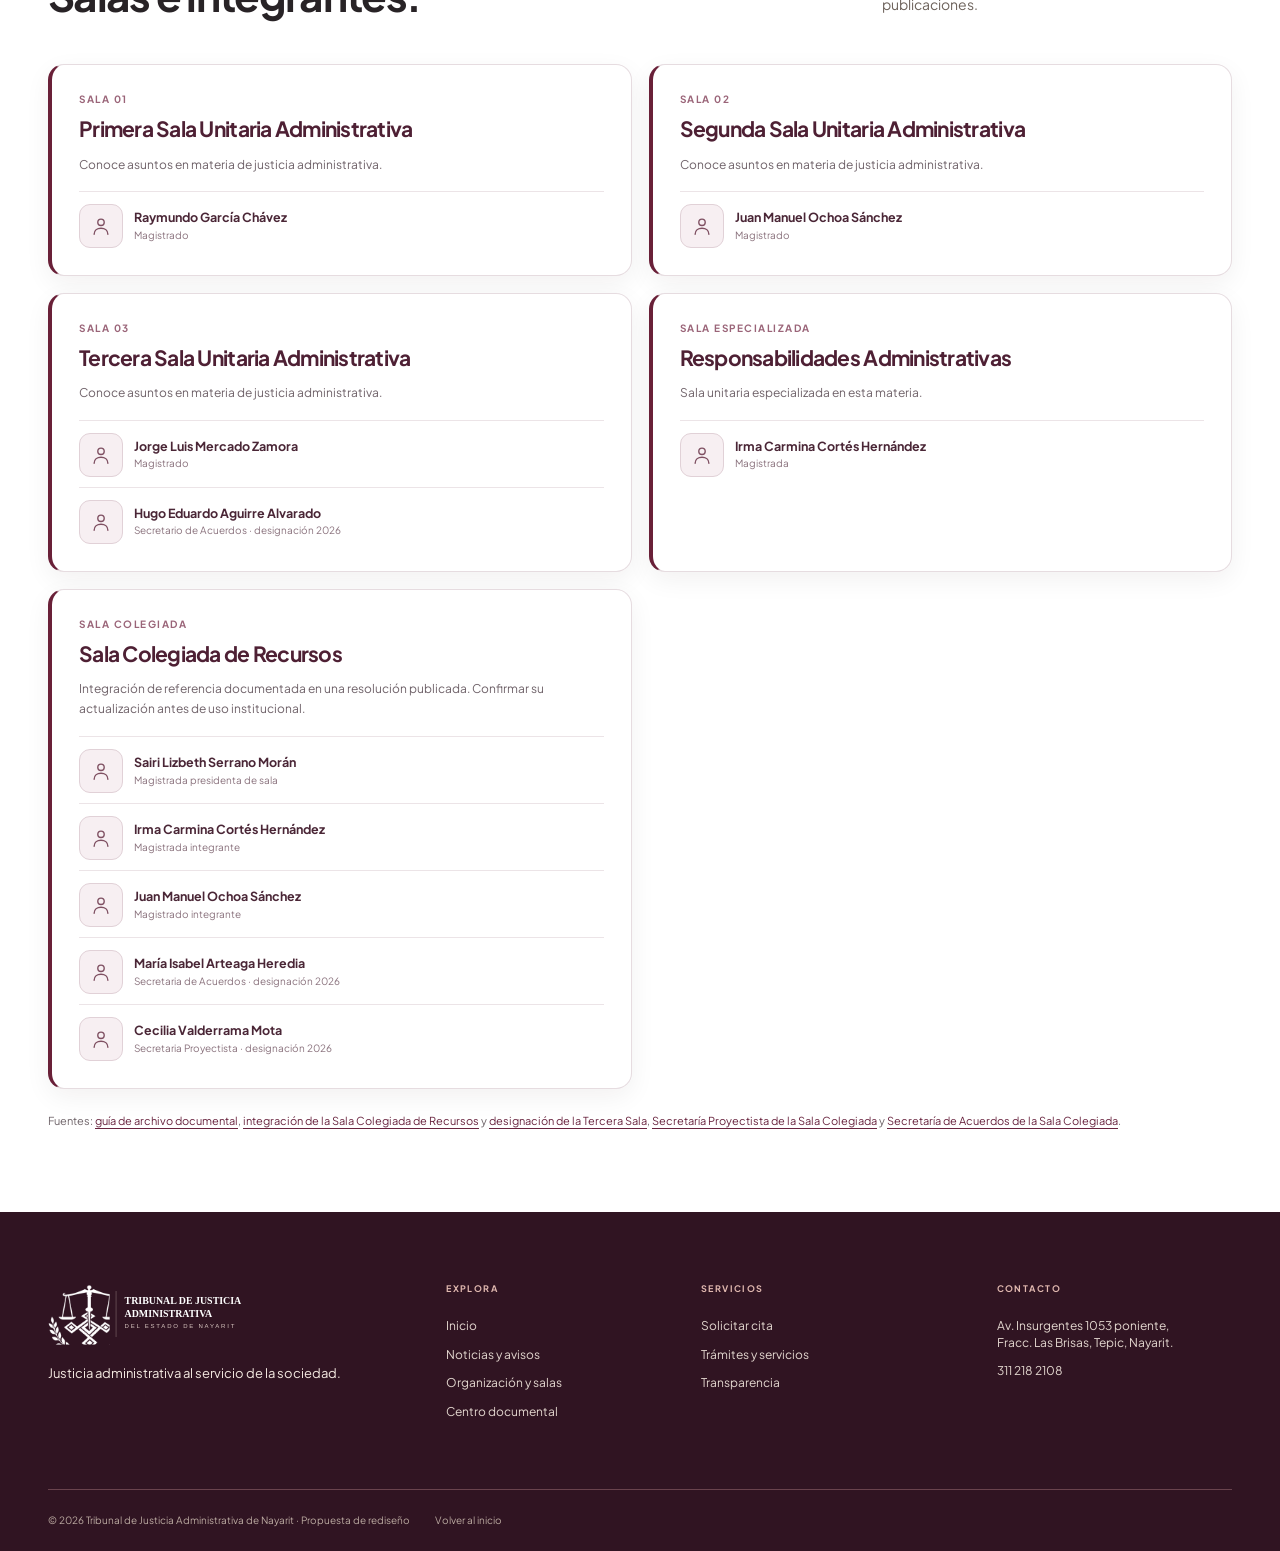
<file: estructura.html>
<!doctype html>
<html lang="es">
<head>
  <meta charset="utf-8"><meta name="viewport" content="width=device-width, initial-scale=1">
  <meta name="theme-color" content="#5e2139"><meta name="description" content="Organigrama, directorio y salas del Tribunal de Justicia Administrativa de Nayarit.">
  <title>Organización y salas · TJAN</title>
  <link rel="icon" href="./assets/logo-icon.svg" type="image/svg+xml">
  <link rel="preconnect" href="https://fonts.googleapis.com"><link rel="preconnect" href="https://fonts.gstatic.com" crossorigin>
  <link href="https://fonts.googleapis.com/css2?family=Plus+Jakarta+Sans:wght@400;500;600;700;800&display=swap" rel="stylesheet">
  <link rel="stylesheet" href="./styles.css"><link rel="stylesheet" href="./refined.css"><link rel="stylesheet" href="./inspired.css"><link rel="stylesheet" href="./enhancements.css?v=11">
</head>
<body>
  <svg class="svg-defs" aria-hidden="true" xmlns="http://www.w3.org/2000/svg">
    <symbol id="i-arrow" viewBox="0 0 24 24"><path d="M4 12h15m-6-6 6 6-6 6"/></symbol>
    <symbol id="i-search" viewBox="0 0 24 24"><circle cx="10.8" cy="10.8" r="6.8"/><path d="m16 16 5 5"/></symbol>
    <symbol id="i-menu" viewBox="0 0 24 24"><path d="M3 6h18M3 12h18M3 18h18"/></symbol>
    <symbol id="i-close" viewBox="0 0 24 24"><path d="M5 5 19 19M19 5 5 19"/></symbol>
    <symbol id="i-person" viewBox="0 0 24 24"><circle cx="12" cy="8" r="3.5"/><path d="M4.5 21c0-4 3.3-6.5 7.5-6.5s7.5 2.5 7.5 6.5"/></symbol>
  </svg>
  <a class="skip" href="#contenido">Saltar al contenido</a>
  <div class="utility"><div class="container utility-inner"><span>JUSTICIA ADMINISTRATIVA · NAYARIT, MÉXICO</span><div><a href="./#actualidad">Noticias y avisos</a><span class="utility-sep"></span><a href="tel:+523112182108">311 218 2108</a></div></div></div>
  <header class="header"><div class="container header-inner"><a class="brand official-brand" href="./" aria-label="Inicio, Tribunal de Justicia Administrativa de Nayarit"><img src="./assets/logo-horizontal.svg" alt="Tribunal de Justicia Administrativa de Nayarit"></a><nav class="nav" aria-label="Navegación principal"><a href="./#actualidad">Noticias y avisos</a><a href="./estructura.html" aria-current="page">El Tribunal</a><a href="./#servicios">Servicios</a><a href="./documentos.html">Documentos</a><a href="./#transparencia">Transparencia</a><a href="./#contacto">Contacto</a><a class="nav-cita" href="https://tjan.gob.mx/citastja/registro.php">Solicitar cita →</a></nav><div class="header-actions"><a class="header-search-link icon-button" href="./documentos.html#document-search" aria-label="Buscar documentos"><svg aria-hidden="true"><use href="#i-search"/></svg></a><a class="header-cta" href="https://tjan.gob.mx/citastja/registro.php">Solicitar cita <svg><use href="#i-arrow"/></svg></a><button class="menu-trigger icon-button" type="button" aria-label="Abrir menú" aria-expanded="false"><svg aria-hidden="true"><use href="#i-menu"/></svg></button></div></div></header>
  <main id="contenido">
    <section class="page-hero"><div class="container"><span class="eyebrow">EL TRIBUNAL / ORGANIZACIÓN</span><h1>Conoce a las personas y áreas que integran el Tribunal.</h1><p>Explora un organigrama de muestra, el directorio institucional y la integración de las salas.</p><nav class="page-quick-nav" aria-label="Secciones de organización"><a href="#organigrama">Organigrama →</a><a href="#directorio">Funcionarias y funcionarios →</a><a href="#salas">Salas →</a></nav></div></section>
    <section class="page-section" id="organigrama"><div class="container"><div class="section-heading"><div><span class="eyebrow accent">01 / ESTRUCTURA</span><h2>Organigrama institucional.</h2></div><p>Representación simplificada de las áreas principales y de la organización de las salas.</p></div><div class="org-chart" role="img" aria-label="El Pleno encabeza el Tribunal. De él dependen Presidencia, Salas y Secretaría General de Acuerdos. Las salas comprenden tres salas unitarias administrativas, una especializada y una colegiada de recursos."><div class="org-node primary"><strong>Pleno del Tribunal</strong><span>Órgano colegiado de gobierno</span></div><div class="org-stem" aria-hidden="true"></div><div class="org-branches"><div class="org-node"><strong>Presidencia</strong><span>Dirección y representación institucional</span></div><div class="org-node"><strong>Salas</strong><span>Función jurisdiccional</span></div><div class="org-node"><strong>Secretaría General</strong><span>Acuerdos y apoyo al Pleno</span></div></div><div class="org-rooms"><div class="org-node"><strong>Primera Sala</strong><span>Unitaria administrativa</span></div><div class="org-node"><strong>Segunda Sala</strong><span>Unitaria administrativa</span></div><div class="org-node"><strong>Tercera Sala</strong><span>Unitaria administrativa</span></div><div class="org-node"><strong>Sala Especializada</strong><span>Responsabilidades administrativas</span></div><div class="org-node"><strong>Sala Colegiada</strong><span>Recursos</span></div></div></div><p class="source-note">Esquema de ejemplo basado en el <a href="./documentos.html?ver=3de075840cc1a3">organigrama publicado para 2025</a>. La versión oficial completa se consulta en el visor documental de esta propuesta.</p></div></section>
    <section class="page-section alt" id="directorio"><div class="container"><div class="section-heading"><div><span class="eyebrow accent">02 / DIRECTORIO</span><h2>Funcionarias y funcionarios.</h2></div></div><div class="directory-filter"><label for="directory-category">Mostrar por área</label><select id="directory-category"><option value="all">Todas las áreas</option><option value="magistraturas">Magistraturas</option><option value="apoyo">Áreas de apoyo</option></select></div><div class="directory-grid" id="directory-grid">
      <article class="person-card" data-area="magistraturas"><div class="portrait-slot" role="img" aria-label="Fotografía oficial pendiente de Irma Carmina Cortés Hernández"><svg aria-hidden="true"><use href="#i-person"/></svg><small>Fotografía oficial pendiente</small></div><div class="person-card-body"><span>Presidencia · Magistratura</span><h3>Irma Carmina Cortés Hernández</h3><p>Magistrada presidenta y titular de la Sala Unitaria Especializada.</p></div></article>
      <article class="person-card" data-area="magistraturas"><div class="portrait-slot" role="img" aria-label="Fotografía oficial pendiente de Sairi Lizbeth Serrano Morán"><svg aria-hidden="true"><use href="#i-person"/></svg><small>Fotografía oficial pendiente</small></div><div class="person-card-body"><span>Magistratura</span><h3>Sairi Lizbeth Serrano Morán</h3><p>Presidenta de la Sala Colegiada de Recursos.</p></div></article>
      <article class="person-card" data-area="magistraturas"><div class="portrait-slot" role="img" aria-label="Fotografía oficial pendiente de Raymundo García Chávez"><svg aria-hidden="true"><use href="#i-person"/></svg><small>Fotografía oficial pendiente</small></div><div class="person-card-body"><span>Magistratura</span><h3>Raymundo García Chávez</h3><p>Primera Sala Unitaria Administrativa.</p></div></article>
      <article class="person-card" data-area="magistraturas"><div class="portrait-slot" role="img" aria-label="Fotografía oficial pendiente de Juan Manuel Ochoa Sánchez"><svg aria-hidden="true"><use href="#i-person"/></svg><small>Fotografía oficial pendiente</small></div><div class="person-card-body"><span>Magistratura</span><h3>Juan Manuel Ochoa Sánchez</h3><p>Segunda Sala Unitaria Administrativa.</p></div></article>
      <article class="person-card" data-area="magistraturas"><div class="portrait-slot" role="img" aria-label="Fotografía oficial pendiente de Jorge Luis Mercado Zamora"><svg aria-hidden="true"><use href="#i-person"/></svg><small>Fotografía oficial pendiente</small></div><div class="person-card-body"><span>Magistratura</span><h3>Jorge Luis Mercado Zamora</h3><p>Tercera Sala Unitaria Administrativa.</p></div></article>
      <article class="person-card" data-area="apoyo"><div class="portrait-slot" role="img" aria-label="Fotografía oficial pendiente de Juana Olivia Amador Barajas"><svg aria-hidden="true"><use href="#i-person"/></svg><small>Fotografía oficial pendiente</small></div><div class="person-card-body"><span>Secretaría General</span><h3>Juana Olivia Amador Barajas</h3><p>Secretaria General de Acuerdos del Pleno.</p></div></article>
      <article class="person-card" data-area="apoyo"><div class="portrait-slot" role="img" aria-label="Fotografía oficial pendiente de Salvador Muñoz Ramírez"><svg aria-hidden="true"><use href="#i-person"/></svg><small>Fotografía oficial pendiente</small></div><div class="person-card-body"><span>Control interno</span><h3>Salvador Muñoz Ramírez</h3><p>Titular del Órgano Interno de Control, designado en 2026.</p></div></article>
      <article class="person-card" data-area="apoyo"><div class="portrait-slot" role="img" aria-label="Fotografía oficial pendiente de Ileana Paola Castillo Sainz"><svg aria-hidden="true"><use href="#i-person"/></svg><small>Fotografía oficial pendiente</small></div><div class="person-card-body"><span>Notificaciones</span><h3>Ileana Paola Castillo Sainz</h3><p>Titular de la Coordinación de Notificaciones, designada en 2026.</p></div></article>
      <article class="person-card" data-area="apoyo"><div class="portrait-slot" role="img" aria-label="Fotografía oficial pendiente de Damas Jatzibeth Amador Quiñones"><svg aria-hidden="true"><use href="#i-person"/></svg><small>Fotografía oficial pendiente</small></div><div class="person-card-body"><span>Presidencia</span><h3>Damas Jatzibeth Amador Quiñones</h3><p>Secretaria de Presidencia, designada en 2026.</p></div></article>
      <article class="person-card" data-area="apoyo"><div class="portrait-slot" role="img" aria-label="Fotografía oficial pendiente de Hugo Eduardo Aguirre Alvarado"><svg aria-hidden="true"><use href="#i-person"/></svg><small>Fotografía oficial pendiente</small></div><div class="person-card-body"><span>Tercera Sala</span><h3>Hugo Eduardo Aguirre Alvarado</h3><p>Secretario de Acuerdos, designado en 2026.</p></div></article>
      <article class="person-card" data-area="apoyo"><div class="portrait-slot" role="img" aria-label="Fotografía oficial pendiente de Cecilia Valderrama Mota"><svg aria-hidden="true"><use href="#i-person"/></svg><small>Fotografía oficial pendiente</small></div><div class="person-card-body"><span>Sala Colegiada de Recursos</span><h3>Cecilia Valderrama Mota</h3><p>Secretaria Proyectista, designada en 2026.</p></div></article>
      <article class="person-card" data-area="apoyo"><div class="portrait-slot" role="img" aria-label="Fotografía oficial pendiente de María Isabel Arteaga Heredia"><svg aria-hidden="true"><use href="#i-person"/></svg><small>Fotografía oficial pendiente</small></div><div class="person-card-body"><span>Sala Colegiada de Recursos</span><h3>María Isabel Arteaga Heredia</h3><p>Secretaria de Acuerdos, designada en 2026.</p></div></article>
    </div><p class="source-note">Fuentes: <a href="./documentos.html?ver=9db95b4f155b5a">integración del Pleno</a>, <a href="./documentos.html?ver=0dbf97a5fb2764">Secretaría General</a>, <a href="./documentos.html?ver=e19b7f106e1c4e">Órgano Interno de Control</a>, <a href="./documentos.html?ver=0f1373dd75d80f">Coordinación de Notificaciones</a> y <a href="./documentos.html?categoria=Acuerdos&year=2026">designaciones de 2026</a>. Se requiere validación editorial de los cargos antes de convertir este borrador en portal oficial.</p></div></section>
    <section class="page-section" id="salas"><div class="container"><div class="section-heading"><div><span class="eyebrow accent">03 / FUNCIÓN JURISDICCIONAL</span><h2>Salas e integrantes.</h2></div><p>Un recorrido por las salas que conocen los asuntos del Tribunal y las magistraturas identificadas en sus publicaciones.</p></div><div class="room-grid">
      <article class="room-card"><span class="eyebrow">SALA 01</span><h3>Primera Sala Unitaria Administrativa</h3><p>Conoce asuntos en materia de justicia administrativa.</p><div class="room-people"><div class="room-person"><span class="mini-photo" role="img" aria-label="Fotografía pendiente"><svg aria-hidden="true"><use href="#i-person"/></svg></span><span><strong>Raymundo García Chávez</strong><small>Magistrado</small></span></div></div></article>
      <article class="room-card"><span class="eyebrow">SALA 02</span><h3>Segunda Sala Unitaria Administrativa</h3><p>Conoce asuntos en materia de justicia administrativa.</p><div class="room-people"><div class="room-person"><span class="mini-photo" role="img" aria-label="Fotografía pendiente"><svg aria-hidden="true"><use href="#i-person"/></svg></span><span><strong>Juan Manuel Ochoa Sánchez</strong><small>Magistrado</small></span></div></div></article>
      <article class="room-card"><span class="eyebrow">SALA 03</span><h3>Tercera Sala Unitaria Administrativa</h3><p>Conoce asuntos en materia de justicia administrativa.</p><div class="room-people"><div class="room-person"><span class="mini-photo" role="img" aria-label="Fotografía pendiente"><svg aria-hidden="true"><use href="#i-person"/></svg></span><span><strong>Jorge Luis Mercado Zamora</strong><small>Magistrado</small></span></div><div class="room-person"><span class="mini-photo" role="img" aria-label="Fotografía pendiente"><svg aria-hidden="true"><use href="#i-person"/></svg></span><span><strong>Hugo Eduardo Aguirre Alvarado</strong><small>Secretario de Acuerdos · designación 2026</small></span></div></div></article>
      <article class="room-card"><span class="eyebrow">SALA ESPECIALIZADA</span><h3>Responsabilidades Administrativas</h3><p>Sala unitaria especializada en esta materia.</p><div class="room-people"><div class="room-person"><span class="mini-photo" role="img" aria-label="Fotografía pendiente"><svg aria-hidden="true"><use href="#i-person"/></svg></span><span><strong>Irma Carmina Cortés Hernández</strong><small>Magistrada</small></span></div></div></article>
      <article class="room-card"><span class="eyebrow">SALA COLEGIADA</span><h3>Sala Colegiada de Recursos</h3><p>Integración de referencia documentada en una resolución publicada. Confirmar su actualización antes de uso institucional.</p><div class="room-people"><div class="room-person"><span class="mini-photo" role="img" aria-label="Fotografía pendiente"><svg aria-hidden="true"><use href="#i-person"/></svg></span><span><strong>Sairi Lizbeth Serrano Morán</strong><small>Magistrada presidenta de sala</small></span></div><div class="room-person"><span class="mini-photo" role="img" aria-label="Fotografía pendiente"><svg aria-hidden="true"><use href="#i-person"/></svg></span><span><strong>Irma Carmina Cortés Hernández</strong><small>Magistrada integrante</small></span></div><div class="room-person"><span class="mini-photo" role="img" aria-label="Fotografía pendiente"><svg aria-hidden="true"><use href="#i-person"/></svg></span><span><strong>Juan Manuel Ochoa Sánchez</strong><small>Magistrado integrante</small></span></div><div class="room-person"><span class="mini-photo" role="img" aria-label="Fotografía pendiente"><svg aria-hidden="true"><use href="#i-person"/></svg></span><span><strong>María Isabel Arteaga Heredia</strong><small>Secretaria de Acuerdos · designación 2026</small></span></div><div class="room-person"><span class="mini-photo" role="img" aria-label="Fotografía pendiente"><svg aria-hidden="true"><use href="#i-person"/></svg></span><span><strong>Cecilia Valderrama Mota</strong><small>Secretaria Proyectista · designación 2026</small></span></div></div></article>
    </div><p class="source-note">Fuentes: <a href="./documentos.html?ver=011054258dad21">guía de archivo documental</a>, <a href="./documentos.html?ver=cd9d8e30052781">integración de la Sala Colegiada de Recursos</a> y <a href="./documentos.html?ver=b4b4c91e29ad1e">designación de la Tercera Sala</a>, <a href="./documentos.html?ver=69adae9d43f3b7">Secretaría Proyectista de la Sala Colegiada</a> y <a href="./documentos.html?ver=7102784381f04a">Secretaría de Acuerdos de la Sala Colegiada</a>.</p></div></section>
  </main>
  <footer class="footer" id="contacto"><div class="container"><div class="footer-top"><div class="footer-brand"><img src="./assets/logo-horizontal-white.svg" alt="Tribunal de Justicia Administrativa de Nayarit"><p>Justicia administrativa al servicio de la sociedad.</p></div><div class="footer-col"><span>EXPLORA</span><a href="./">Inicio</a><a href="./#actualidad">Noticias y avisos</a><a href="./estructura.html">Organización y salas</a><a href="./documentos.html">Centro documental</a></div><div class="footer-col"><span>SERVICIOS</span><a href="https://tjan.gob.mx/citastja/registro.php">Solicitar cita</a><a href="./#servicios">Trámites y servicios</a><a href="./#transparencia">Transparencia</a></div><div class="footer-col footer-contact"><span>CONTACTO</span><p>Av. Insurgentes 1053 poniente,<br>Fracc. Las Brisas, Tepic, Nayarit.</p><a href="tel:+523112182108">311 218 2108</a></div></div><div class="footer-bottom"><span>© 2026 Tribunal de Justicia Administrativa de Nayarit · Propuesta de rediseño</span><a href="./">Volver al inicio</a></div></div></footer>
  <button class="back-to-top" type="button" aria-label="Volver arriba"><svg viewBox="0 0 24 24" aria-hidden="true"><path d="m6 13 6-6 6 6M12 7v11"/></svg></button>
  <script src="./motion.js"></script><script src="./accessibility.js?v=5"></script><script src="./estructura.js?v=2"></script>
</body>
</html>
</file>
<file: styles.css>
:root{--ink:#231a19;--wine:#542b2b;--wine-dark:#261516;--wine-light:#744544;--cream:#f6f3ed;--paper:#fffdfa;--sand:#e8e0d3;--gold:#b69d71;--muted:#756e68;--line:#ded8cf;--font-sans:'DM Sans',Arial,sans-serif;--font-serif:'Libre Baskerville',Georgia,serif}*{box-sizing:border-box}html{scroll-behavior:smooth}body{margin:0;background:var(--paper);color:var(--ink);font-family:var(--font-sans);font-size:16px;line-height:1.6}body.large-text{font-size:18px}body.no-scroll{overflow:hidden}button,input{font:inherit}button,a{-webkit-tap-highlight-color:transparent}button{cursor:pointer}a{color:inherit;text-decoration:none}svg{width:22px;height:22px;fill:none;stroke:currentColor;stroke-width:1.5;stroke-linecap:round;stroke-linejoin:round}.svg-defs{position:absolute;width:0;height:0;overflow:hidden}.container{width:min(100% - 96px,1360px);margin:0 auto}.skip{position:absolute;top:-100px;left:16px;z-index:1000;background:#fff;color:#000;padding:12px}.skip:focus{top:12px}.eyebrow{display:block;font-size:11px;font-weight:700;letter-spacing:.18em;line-height:1.4}.eyebrow.accent{color:#8b5d4a}.eyebrow.pale{color:#d9bca8}.utility{height:39px;background:var(--wine-dark);color:#e8dcd1;font-size:10px;letter-spacing:.13em;font-weight:700}.utility-inner,.utility-inner>div{display:flex;align-items:center;justify-content:space-between;height:100%;gap:18px}.utility a:hover{text-decoration:underline}.utility button{border:0;background:none;color:inherit;padding:2px;line-height:1}.utility button svg{width:15px;height:15px}.utility-sep{width:1px;height:14px;background:#735b55}.header{position:relative;z-index:30;background:#fffdfb;border-bottom:1px solid #e8e1d9}.header-inner{height:94px;display:flex;align-items:center;gap:32px}.brand{display:flex;align-items:center;gap:13px;min-width:310px}.brand-seal{width:53px;height:53px;display:flex;align-items:center;justify-content:center;border:1.4px solid #653739;border-radius:50%;color:#653739;position:relative}.brand-seal:after{content:'';position:absolute;inset:4px;border:1px solid #ae918a;border-radius:50%}.seal-ring{font-family:Georgia,serif;font-size:19px;letter-spacing:-4px;padding-right:4px;font-weight:700}.seal-ring span{font-size:23px}.seal-base{position:absolute;bottom:11px;width:21px;border-bottom:1px solid #653739}.brand-wordmark strong{display:block;font-family:Georgia,serif;font-size:16px;line-height:1.18;letter-spacing:-.025em}.brand-wordmark small{font-size:8px;font-weight:700;letter-spacing:.18em;color:#806c62}.nav{display:flex;align-items:center;justify-content:center;gap:clamp(15px,2vw,33px);margin-left:auto}.nav a{font-size:12px;font-weight:700;white-space:nowrap;transition:color .2s}.nav a:hover{color:#985f59}.header-actions{display:flex;align-items:center;gap:17px;margin-left:auto}.icon-button{border:0;background:transparent;color:var(--ink);padding:7px;display:flex}.header-cta{background:var(--wine);color:#fff;padding:15px 19px;display:flex;align-items:center;gap:22px;font-size:11px;text-transform:uppercase;letter-spacing:.1em;font-weight:700;white-space:nowrap;transition:background .2s,transform .2s}.header-cta:hover{background:#75403e;transform:translateY(-2px)}.header-cta svg{width:16px;height:16px}.menu-trigger{display:none}.hero{height:min(690px,calc(100vh - 133px));min-height:640px;position:relative;color:white;overflow:hidden}.hero-image{position:absolute;inset:0;background:url('assets/arquitectura-conceptual.jpg') center 51%/cover no-repeat;animation:heroReveal 1.2s ease both}.hero-shade{position:absolute;inset:0;background:linear-gradient(90deg,rgba(29,15,16,.86) 0%,rgba(34,18,18,.73) 26%,rgba(45,25,21,.20) 66%,rgba(30,17,14,.06) 100%),linear-gradient(0deg,rgba(17,10,9,.42),transparent 35%)}.hero-content{position:relative;z-index:1;padding-top:clamp(90px,7vw,115px)}.hero-eyebrow{font-size:11px;letter-spacing:.2em;font-weight:700;display:flex;align-items:center;gap:15px;color:#e5d1c0}.hero-eyebrow .line{width:26px;height:1px;background:var(--gold)}h1,h2,h3,p{margin-top:0}.hero h1{font-family:var(--font-serif);font-size:clamp(48px,5.5vw,82px);font-weight:400;letter-spacing:-.07em;line-height:1.12;margin:28px 0 24px;max-width:850px}.hero h1 em,.intro h2 em,.section-heading h2 em,.statement h2 em,.transparency h2 em,.help-section h2 em{font-weight:400;color:#d8b79d}.hero p{max-width:500px;font-size:15px;color:#f0e7e0;line-height:1.8}.hero-buttons{display:flex;align-items:center;gap:32px;margin-top:30px}.button{display:inline-flex;align-items:center;justify-content:space-between;gap:27px;padding:17px 21px;font-size:11px;font-weight:700;text-transform:uppercase;letter-spacing:.09em;transition:transform .2s,background .2s}.button:hover{transform:translateY(-3px)}.button svg{width:17px;height:17px}.button-light{background:#f8f4ee;color:#281d1a}.button-light:hover{background:white}.text-link{display:inline-flex;align-items:center;gap:12px;font-size:11px;letter-spacing:.11em;font-weight:700;text-transform:uppercase}.text-link svg{width:17px;height:17px}.light-link{color:#f6eee9}.hero-bottom{position:absolute;bottom:25px;left:50%;transform:translateX(-50%);z-index:1;display:flex;justify-content:space-between;font-size:10px;letter-spacing:.15em;font-weight:700;color:#eee1d5}.down-arrow{font-size:17px;margin-left:10px}.quick-section{background:#f7f4ee;border-bottom:1px solid var(--line)}.quick-grid{display:grid;grid-template-columns:1.2fr repeat(4,1fr);min-height:150px}.quick-label{display:flex;flex-direction:column;justify-content:center}.quick-label .eyebrow{color:#9c7661;margin-bottom:10px}.quick-label strong{font-family:var(--font-serif);font-weight:400;font-size:20px;line-height:1.35;letter-spacing:-.045em}.quick-item{border-left:1px solid var(--line);display:grid;grid-template-columns:45px 1fr 18px;align-items:center;gap:14px;padding:24px 18px;transition:background .2s}.quick-item:hover{background:#ede7de}.quick-icon{width:43px;height:43px;border:1px solid #d6c8b8;border-radius:50%;display:grid;place-items:center;color:#704442}.quick-icon svg{width:19px;height:19px}.quick-item>span:nth-child(2){font-size:13px;font-weight:700;line-height:1.35}.quick-arrow{width:15px;height:15px;align-self:start;margin-top:11px;color:#8a5f53}.section-pad{padding:115px 0}.intro-grid{display:grid;grid-template-columns:1fr 2fr;gap:9%}.intro-label{padding-top:10px}.intro-rule{width:45px;border-top:1px solid #997666;margin:24px 0 18px}.intro-label p{font-size:12px;color:var(--muted);line-height:1.7}.intro h2,.section-heading h2,.transparency h2,.help-section h2{font-family:var(--font-serif);font-weight:400;font-size:clamp(36px,4vw,59px);line-height:1.2;letter-spacing:-.065em}.intro h2{margin-bottom:29px}.intro h2 em,.section-heading h2 em,.transparency h2 em{color:#855955}.intro-main>p{max-width:720px;font-size:16px;line-height:1.85;color:#625a54}.underlined-link{display:inline-flex;align-items:center;gap:28px;border-bottom:1px solid #94695e;padding-bottom:8px;font-size:11px;letter-spacing:.1em;text-transform:uppercase;font-weight:700;margin-top:20px;transition:gap .2s}.underlined-link:hover{gap:39px}.underlined-link svg{width:17px;height:17px}.services{background:#f3f0e9}.section-heading{display:flex;align-items:end;justify-content:space-between;gap:50px;margin-bottom:43px}.section-heading h2{margin:19px 0 0}.section-heading>p{max-width:350px;margin:0 0 5px;color:#6d625b;font-size:14px;line-height:1.75}.service-grid{display:grid;grid-template-columns:repeat(4,1fr);gap:12px}.service-card{background:var(--paper);min-height:350px;padding:24px;display:flex;flex-direction:column;transition:transform .25s,box-shadow .25s,background .25s;border:1px solid #ebe4dc}.service-card:hover{transform:translateY(-6px);box-shadow:0 15px 45px rgba(49,28,25,.10);background:white}.card-top{display:flex;justify-content:space-between;color:#987965}.card-top svg{width:18px;height:18px}.card-number{font-size:11px;font-weight:700}.card-icon{width:52px;height:52px;border:1px solid #d9cfc4;color:#724647;display:grid;place-items:center;margin:33px 0 26px}.card-icon svg{width:23px;height:23px}.service-card h3{font-family:var(--font-serif);font-size:20px;line-height:1.3;letter-spacing:-.045em;font-weight:400;margin-bottom:13px}.service-card p{font-size:12px;color:#756c66;line-height:1.75;max-width:250px}.card-action{margin-top:auto;padding-top:24px;display:flex;justify-content:space-between;align-items:center;font-size:10px;letter-spacing:.09em;text-transform:uppercase;font-weight:700;color:#703f3e}.card-action span{font-size:19px}.services-footer{display:flex;justify-content:space-between;align-items:center;gap:25px;margin-top:26px}.services-footer>span{font-size:11px;color:#8c8278}.services-footer .underlined-link{margin:0}.statement{background:#442627;color:#f9f0e7;padding:94px 0;overflow:hidden}.statement-grid{display:grid;grid-template-columns:.3fr 2fr .85fr;gap:35px;position:relative}.statement-mark{font-family:Georgia,serif;font-size:150px;line-height:1;color:#b88f79;transform:translateY(-20px)}.statement h2{font-family:var(--font-serif);font-size:clamp(35px,3.4vw,53px);line-height:1.3;letter-spacing:-.06em;font-weight:400;margin:20px 0}.statement p{max-width:590px;color:#e1d3c9;font-size:14px;line-height:1.85}.statement-source{display:block;font-size:9px;letter-spacing:.14em;font-weight:700;color:#c9ab9b;margin-top:30px}.statement-decoration{display:flex;gap:13px;align-items:end;opacity:.4;position:absolute;right:-90px;bottom:-95px;height:300px}.statement-decoration span{display:block;width:70px;height:100%;border-radius:50% 50% 0 0;border:1px solid #aa8177}.statement-decoration span:nth-child(2){height:82%}.statement-decoration span:nth-child(3){height:64%}.documents{background:#fffdfa}.docs-layout{display:grid;grid-template-columns:1fr 1.23fr;gap:42px;border-top:1px solid var(--line);padding-top:30px}.docs-tabs{display:flex;flex-direction:column}.doc-tab{width:100%;border:0;border-bottom:1px solid var(--line);background:transparent;display:flex;align-items:center;gap:29px;padding:24px 10px;text-align:left;font-family:var(--font-serif);font-size:20px;letter-spacing:-.04em;color:#7d746e;transition:color .2s,padding .2s}.doc-tab:hover,.doc-tab.active{color:#5e3434;padding-left:22px}.doc-tab span{font-family:var(--font-sans);font-size:10px;letter-spacing:0;font-weight:700;color:#a68b78}.doc-tab svg{margin-left:auto;width:18px;height:18px}.doc-panel{background:#f4f0e9;min-height:430px;padding:43px 50px}.panel-kicker{font-size:10px;color:#986c58;letter-spacing:.16em;font-weight:700}.doc-panel h3{font-family:var(--font-serif);font-size:35px;line-height:1.24;letter-spacing:-.06em;font-weight:400;margin:21px 0 14px}.doc-panel>p{font-size:13px;color:#756c65;line-height:1.75;max-width:410px}.doc-links{margin-top:25px;border-top:1px solid #d9d1c7}.doc-links a{padding:16px 1px;border-bottom:1px solid #d9d1c7;display:flex;align-items:center;justify-content:space-between;gap:20px;font-size:15px;font-weight:700;transition:padding .2s,color .2s}.doc-links a:hover{padding-left:8px;color:#865251}.doc-links small{font-size:9px;letter-spacing:.13em;color:#9a8778;display:block;margin-bottom:2px}.doc-links svg{width:17px;height:17px;flex:none}.transparency{background:#f7f4ee;overflow:hidden}.transparency-grid{display:grid;grid-template-columns:1fr 1fr;align-items:center;gap:10%}.transparency-art{height:460px;background:#e5dace;position:relative;overflow:hidden;display:flex;align-items:center;justify-content:center}.transparency-art:before{content:'';position:absolute;inset:0;background:linear-gradient(135deg,#f4e9dc,#d0bfb1)}.art-ring{position:absolute;border:1px solid rgba(106,64,62,.28);border-radius:50%;width:380px;height:380px}.ring-one{transform:translate(-130px,-90px)}.ring-two{transform:translate(80px,50px);width:450px;height:450px}.ring-three{transform:translate(100px,130px);width:560px;height:560px}.transparency-art span{position:relative;font-family:Georgia,serif;font-size:130px;letter-spacing:-.1em;color:#6b4544;text-shadow:2px 2px 0 #eddeda}.transparency-copy h2{margin:22px 0}.transparency-copy p{color:#6d625b;line-height:1.8;max-width:460px;font-size:14px;margin-bottom:30px}.button-dark{background:#532c2d;color:white}.button-dark:hover{background:#704242}.help-section{background:#5b3333;color:white;padding:83px 0}.help-grid{display:flex;justify-content:space-between;align-items:center;gap:50px}.help-section h2{margin:18px 0}.help-section p{font-size:14px;line-height:1.8;color:#e8d8d2;max-width:530px}.help-circle{flex:none;width:170px;height:170px;border-radius:50%;border:1px solid #c1a7a0;display:flex;flex-direction:column;align-items:center;justify-content:center;font-family:var(--font-serif);font-size:21px;line-height:1.25;text-align:center;transition:background .2s,transform .2s}.help-circle:hover{background:#784b49;transform:rotate(-4deg)}.help-circle svg{width:24px;height:24px;margin-top:11px}.footer{background:#241717;color:#f5eae2;padding:70px 0 23px}.footer-top{display:grid;grid-template-columns:1.7fr 1fr 1.2fr 1.15fr;gap:50px;padding-bottom:68px}.footer-monogram{font-family:Georgia,serif;font-size:49px;line-height:1;letter-spacing:-.12em;color:#dfc6b8}.footer-monogram span{font-size:26px;vertical-align:bottom;margin-left:4px}.footer-brand p{font-family:Georgia,serif;font-size:15px;line-height:1.5;margin-top:18px}.footer-col{display:flex;flex-direction:column;gap:12px;align-items:flex-start}.footer-col>span:first-child{font-size:9px;letter-spacing:.16em;font-weight:700;color:#bc9b8a;margin-bottom:9px}.footer-col a,.footer-col p{font-size:12px;color:#e3d7cf;line-height:1.4;margin:0}.footer-col a:hover{text-decoration:underline}.footer-social{font-size:9px;letter-spacing:.1em;color:#b29284;margin-top:17px}.footer-bottom{border-top:1px solid #5d4140;padding-top:22px;display:flex;align-items:center;gap:25px;color:#bbaaa1;font-size:10px}.footer-bottom>div{display:flex;gap:10px;margin-left:auto}.footer-bottom a:hover{color:white}.back-top{border:1px solid #6f5451;width:30px;height:30px;display:grid;place-items:center;font-size:17px}.image-note{font-size:9px;color:#8e7b75;margin:16px 0 0}.search-overlay[hidden]{display:none}.search-overlay{position:fixed;inset:0;z-index:100;display:flex;justify-content:center;align-items:flex-start}.search-backdrop{position:absolute;inset:0;background:rgba(26,14,14,.78);backdrop-filter:blur(6px)}.search-dialog{position:relative;margin-top:10vh;width:min(640px,calc(100% - 30px));padding:27px 34px 20px;background:#fffdf9;box-shadow:0 20px 60px rgba(0,0,0,.3)}.search-head{display:flex;justify-content:space-between;align-items:center;font-size:10px;letter-spacing:.16em;font-weight:700;color:#8f6456}.search-head button{border:0;background:none;padding:5px}.search-field{display:flex;align-items:center;gap:13px;border-bottom:1px solid #b39c8f;margin-top:20px;padding-bottom:12px}.search-field svg{width:21px;height:21px}.search-field input{border:0;outline:0;background:none;width:100%;font-family:var(--font-serif);font-size:25px;color:var(--ink)}.search-field input::placeholder{color:#aa9d93}.search-results{max-height:45vh;overflow:auto;margin-top:15px}.search-results a{display:flex;align-items:center;justify-content:space-between;border-bottom:1px solid #e7dfd7;padding:13px 2px;font-size:13px;font-weight:700}.search-results a:hover{color:#8a5250}.search-results a span{font-size:9px;color:#9c8173;font-weight:700;letter-spacing:.1em}.search-results p{font-size:13px;color:#756861}.search-hint{font-size:10px;color:#a5998e;margin:18px 0 0}@keyframes heroReveal{from{transform:scale(1.04);opacity:.5}to{transform:scale(1);opacity:1}}@media(max-width:1200px){.nav{display:none}.menu-trigger{display:flex}.header-actions{margin-left:auto}.nav.open{display:flex;position:absolute;top:94px;left:0;right:0;background:#fffdfb;padding:23px 48px 30px;flex-direction:column;align-items:stretch;gap:0;box-shadow:0 20px 25px rgba(40,20,20,.12)}.nav.open a{padding:14px 0;border-bottom:1px solid var(--line)}.quick-grid{grid-template-columns:repeat(4,1fr)}.quick-label{grid-column:1/-1;padding:24px 0 10px}.quick-item:first-of-type{border-left:0}}@media(max-width:850px){.container{width:min(100% - 40px,1360px)}.utility-inner>span{font-size:8px}.header-inner{height:78px}.brand{min-width:0}.brand-wordmark strong{font-size:13px}.brand-wordmark small{font-size:7px}.brand-seal{width:45px;height:45px;flex:none}.header-cta{display:none}.nav.open{top:78px;padding:20px}.hero{min-height:620px;height:calc(100vh - 117px);max-height:780px}.hero-content{padding-top:130px}.hero h1{font-size:clamp(43px,8vw,65px)}.hero-image{background-position:62% center}.quick-grid{grid-template-columns:repeat(2,1fr)}.quick-item:nth-of-type(3){border-left:0}.intro-grid{grid-template-columns:1fr;gap:32px}.intro-label p{display:none}.intro-rule{display:none}.section-pad{padding:82px 0}.service-grid{grid-template-columns:repeat(2,1fr)}.statement-grid{grid-template-columns:40px 1fr}.statement-decoration{display:none}.docs-layout{grid-template-columns:1fr;gap:25px}.docs-tabs{flex-direction:row;gap:10px}.doc-tab{font-size:14px;gap:10px;padding:17px 8px}.doc-tab:hover,.doc-tab.active{padding-left:8px}.doc-tab svg{display:none}.transparency-grid{gap:30px}.transparency-art{height:340px}.transparency-art span{font-size:80px}.footer-top{grid-template-columns:repeat(2,1fr);gap:40px}}@media(max-width:600px){.utility{height:32px}.utility-inner>span{display:none}.utility-inner>div{margin-left:auto}.header-inner{height:72px}.brand-wordmark strong{font-size:12px}.brand-wordmark small{font-size:6px}.brand-seal{width:39px;height:39px}.search-trigger{display:none}.nav.open{top:72px}.hero{height:620px;min-height:0}.hero-image{background-position:65% center}.hero-shade{background:linear-gradient(90deg,rgba(27,14,16,.84),rgba(37,18,19,.50) 70%,rgba(37,18,19,.28)),linear-gradient(0deg,rgba(18,12,10,.58),transparent 45%)}.hero-content{padding-top:105px}.hero-eyebrow{font-size:8px;letter-spacing:.11em}.hero h1{font-size:46px;line-height:1.16;margin:27px 0 20px}.hero p{font-size:13px;max-width:330px}.hero-buttons{align-items:flex-start;flex-direction:column;gap:22px}.hero-bottom{font-size:8px}.hero-bottom span:nth-child(2){display:none}.quick-label{padding:26px 0 10px}.quick-label strong{font-size:18px}.quick-item{grid-template-columns:30px 1fr 13px;padding:18px 8px;gap:7px;min-height:100px}.quick-icon{width:29px;height:29px}.quick-icon svg{width:15px;height:15px}.quick-item>span:nth-child(2){font-size:11px}.quick-arrow{width:12px;height:12px;margin-top:6px}.section-pad{padding:70px 0}.intro h2,.section-heading h2,.transparency h2,.help-section h2{font-size:36px}.intro-main>p{font-size:14px}.section-heading{display:block}.section-heading>p{margin:18px 0 0}.service-grid{grid-template-columns:1fr;gap:10px}.service-card{min-height:260px;padding:22px}.card-icon{margin:18px 0}.service-card p{max-width:100%}.services-footer{display:block}.services-footer .underlined-link{margin-top:18px}.statement{padding:70px 0}.statement-grid{grid-template-columns:1fr;gap:0}.statement-mark{font-size:80px;height:55px}.statement h2{font-size:31px}.statement-source{font-size:8px}.docs-tabs{display:grid;grid-template-columns:1fr}.doc-tab{padding:11px 4px}.doc-tab:hover,.doc-tab.active{padding-left:4px}.doc-panel{padding:29px 25px;min-height:0}.doc-panel h3{font-size:31px}.transparency-grid{grid-template-columns:1fr}.transparency-art{height:260px;order:2}.transparency-copy{order:1}.transparency-art span{font-size:78px}.help-grid{align-items:flex-start;flex-direction:column;gap:25px}.help-circle{width:135px;height:135px;font-size:17px}.footer-top{grid-template-columns:repeat(2,1fr);gap:32px 20px}.footer-brand{grid-column:1/-1}.footer-bottom{flex-wrap:wrap}.footer-bottom>div{margin-left:0}.search-dialog{padding:23px 20px}.search-field input{font-size:19px}}@media(prefers-reduced-motion:reduce){*,*:before,*:after{scroll-behavior:auto!important;animation:none!important;transition:none!important}}
</file>
<file: refined.css>
:root{--wine:#830222;--wine-dark:#390918;--wine-light:#9b3048;--ink:#241f20;--cream:#f6f3ef;--paper:#fffefd;--sand:#e7dfd7;--gold:#a98962;--muted:#6d6663;--line:#ded7d2;--font-sans:'Source Sans 3',Arial,sans-serif;--font-serif:'Source Serif 4',Georgia,serif}body{font-family:var(--font-sans);color:var(--ink)}h1,h2,h3{font-family:var(--font-serif)}em{font-style:normal!important}.utility{background:#390918}.header{background:#fff}.header-inner{height:104px}.official-brand{min-width:285px;width:285px;display:block}.official-brand img{display:block;width:100%;height:79px;object-fit:contain;object-position:left center}.nav{gap:clamp(13px,1.6vw,27px)}.nav a{font-size:12px;font-weight:600}.nav a:hover{color:var(--wine)}.header-cta{background:var(--wine);font-size:11px}.hero{min-height:645px}.hero-shade{background:linear-gradient(90deg,rgba(39,9,20,.91),rgba(51,13,24,.75) 36%,rgba(43,20,19,.19) 78%),linear-gradient(0deg,rgba(19,8,9,.4),transparent 34%)}.hero-content{padding-top:118px}.hero h1{font-size:clamp(48px,5vw,77px);letter-spacing:-.045em;line-height:1.15;max-width:940px}.hero h1 em{color:#e3c9b9}.hero-eyebrow{letter-spacing:.16em}.hero p{font-size:17px;max-width:580px;line-height:1.7}.hero-bottom{font-size:10px}.quick-section{background:#f6f3ef}.quick-grid{min-height:142px}.quick-label strong{font-size:19px}.quick-item{gap:10px}.quick-item:hover{background:#eee8e2}.quick-icon{border-color:#c9b4ac;color:var(--wine)}.quick-arrow{color:var(--wine)}.intro h2,.section-heading h2,.transparency h2,.help-section h2{font-size:clamp(36px,3.8vw,56px);letter-spacing:-.045em}.intro h2 em,.section-heading h2 em,.transparency h2 em{color:#8e253d}.intro-main>p{font-size:17px}.section-pad{padding:108px 0}.eyebrow.accent{color:var(--wine)}.service-card{border-top:3px solid #a77178;min-height:330px}.service-card h3{font-size:21px}.card-icon{border-color:#d7c0bf;color:var(--wine)}.card-action{color:var(--wine)}.statement{background:#4a1022}.statement-grid{grid-template-columns:.48fr 2fr}.statement-mark{font-size:38px;letter-spacing:-.11em;color:#d7b8ab;align-self:start;transform:none;padding-top:20px}.statement h2{font-size:clamp(38px,3.6vw,55px);letter-spacing:-.04em}.statement h2 em{color:#ead1c4}.statement-decoration{display:none}.doc-tab.active,.doc-tab:hover{color:var(--wine)}.doc-panel{background:#f5f0eb}.transparency-art{background:#eadbd5}.transparency-art:before{background:linear-gradient(135deg,#f4e9e6,#d9c3bf)}.transparency-art span{color:#8a273c}.button-dark{background:var(--wine)}.help-section{background:#64152b}.footer{background:#2a0e18}.footer-brand img{display:block;width:min(280px,100%);height:auto}.footer-brand p{font-family:var(--font-sans);font-size:13px}.footer-col>span:first-child{color:#e1b9b0}.footer-bottom{border-color:#69434d}.search-overlay .search-dialog{border-top:4px solid var(--wine)}.search-field input{font-family:var(--font-serif)}.search-head{color:var(--wine)}
.news{background:#fff}.news-layout{display:grid;grid-template-columns:1.5fr 1fr;gap:14px}.news-feature{min-height:390px;padding:36px 42px;background:linear-gradient(140deg,#5a1025,#861f3c);color:#fff;display:flex;flex-direction:column;justify-content:space-between}.news-type,.news-side article>span{font-size:10px;letter-spacing:.15em;font-weight:700;color:#e9c7bb}.news-feature h3{font-size:33px;line-height:1.2;font-weight:400;max-width:580px;margin:0 0 13px}.news-feature p{font-size:14px;line-height:1.7;max-width:550px;color:#eadbd7}.news-feature a,.news-side a{font-size:11px;letter-spacing:.08em;text-transform:uppercase;font-weight:700;border-bottom:1px solid currentColor;padding-bottom:5px}.news-side{display:grid;grid-template-rows:1fr 1fr;gap:14px}.news-side article{padding:27px 33px;background:#f3eeea;display:flex;flex-direction:column;align-items:flex-start}.news-side article>span{color:#9c5164}.news-side h3{font-size:23px;line-height:1.25;font-weight:400;max-width:360px;margin:17px 0}.news-side a{margin-top:auto;color:var(--wine)}.notice-row{margin-top:27px;display:grid;grid-template-columns:1.1fr 1fr 1fr;border-top:1px solid var(--line);border-bottom:1px solid var(--line)}.notice-row>div,.notice-row>a{padding:23px 25px}.notice-row>div{padding-left:0}.notice-row h3{font-size:21px;font-weight:400;margin:8px 0 0}.notice-row>a{display:flex;align-items:center;gap:13px;border-left:1px solid var(--line);transition:background .2s}.notice-row>a:hover{background:#f7f1ed}.notice-row>a>span:first-child{font-size:10px;letter-spacing:.1em;color:#9c6471;font-weight:700}.notice-row strong{font-size:13px;line-height:1.3;font-weight:600}.notice-row>a>span:last-child{margin-left:auto;color:var(--wine)}
.services-detail{border-top:1px solid var(--line);margin-top:30px;padding-top:10px}.services-detail summary{list-style:none;display:flex;justify-content:space-between;align-items:center;padding:18px 0;cursor:pointer;font-size:14px;font-weight:700;color:var(--wine)}.services-detail summary::-webkit-details-marker{display:none}.services-detail summary span{font-size:27px;font-weight:400}.services-detail-grid{display:grid;grid-template-columns:1fr 1fr;gap:40px;padding:17px 0}.services-detail-grid strong{font-family:var(--font-serif);font-size:22px;font-weight:400}.services-detail-grid p{font-size:14px;line-height:1.75;color:var(--muted)}.services-detail .underlined-link{margin-bottom:18px}
.library-hero{background:#4a1022;color:white;padding:75px 0 40px}.library-hero .eyebrow{color:#e1b9aa}.library-hero h1{font-size:clamp(42px,4.3vw,65px);font-weight:400;line-height:1.18;letter-spacing:-.05em;margin:22px 0}.library-hero h1 em{color:#dfbdad}.library-hero p{max-width:700px;font-size:16px;line-height:1.7;color:#eadbda}.library-hero-line{border-top:1px solid #a76c7a;display:flex;justify-content:space-between;padding-top:16px;margin-top:42px;color:#e2c7c3;font-size:10px;font-weight:700;letter-spacing:.13em}.library-section{background:#fffdfa;padding:45px 0 100px}.library-layout{display:grid;grid-template-columns:235px 1fr;gap:52px}.library-filters{align-self:start;position:sticky;top:18px}.filter-head{display:flex;justify-content:space-between;align-items:center;border-bottom:1px solid var(--line);padding-bottom:18px}.filter-head strong{font-family:var(--font-serif);font-size:18px;font-weight:600}.filter-head button{background:none;border:0;color:var(--wine);font-size:12px}.library-filters fieldset{margin:23px 0 0;padding:0;border:0}.library-filters legend{font-size:11px;letter-spacing:.12em;text-transform:uppercase;font-weight:700;color:#8d6b6a;margin-bottom:11px}.filter-options{display:flex;flex-direction:column;gap:7px;max-height:230px;overflow:auto}.filter-options label{display:flex;align-items:center;gap:9px;font-size:13px;cursor:pointer}.filter-options input{accent-color:var(--wine)}.filter-note{border-top:1px solid var(--line);margin-top:30px;padding-top:19px;color:#817674;font-size:11px;line-height:1.6}.library-controls{display:flex;gap:15px}.library-search{display:flex;gap:12px;align-items:center;border:1px solid #d7cac6;min-height:52px;padding:0 18px;flex:1}.library-search span{font-size:26px;color:var(--wine)}.library-search input{width:100%;border:0;outline:none;background:transparent;font-size:15px}.library-controls select{border:1px solid #d7cac6;background:#fff;padding:0 13px;font-size:13px;color:#55494a}.library-summary{display:flex;justify-content:space-between;gap:15px;padding:22px 0 12px;border-bottom:2px solid #642036;font-size:12px;font-weight:700;color:#705d5e}.document-row{display:flex;align-items:center;gap:19px;border-bottom:1px solid #e5dcd8;padding:19px 12px 19px 2px;transition:background .2s,padding .2s}.document-row:hover{background:#f9f4f1;padding-left:12px}.document-symbol{display:grid;place-items:center;flex:none;width:42px;height:52px;background:#f0e4e5;border:1px solid #dbc8c9;color:var(--wine);font-size:10px;font-weight:700}.document-info{display:flex;flex-direction:column;gap:4px;min-width:0}.document-info small{font-size:10px;letter-spacing:.1em;text-transform:uppercase;color:#976d73;font-weight:700}.document-info strong{font-family:var(--font-serif);font-size:16px;line-height:1.4;font-weight:400}.document-open{margin-left:auto;flex:none;font-size:11px;text-transform:uppercase;font-weight:700;letter-spacing:.06em;color:var(--wine)}.empty-results{padding:50px 0;color:var(--muted)}.pagination{display:flex;justify-content:space-between;align-items:center;padding-top:26px}.pagination button{background:transparent;border:1px solid #c5b7b3;color:var(--wine);padding:9px 15px;font-size:12px}.pagination button:disabled{opacity:.35;cursor:default}.pagination span{font-size:12px;color:var(--muted)}.viewer[hidden]{display:none}.viewer{position:fixed;inset:0;z-index:100}.viewer-backdrop{position:absolute;inset:0;background:rgba(25,7,14,.85)}.viewer-panel{position:absolute;inset:3vh 3vw;background:#fff;display:flex;flex-direction:column}.viewer-head{display:flex;align-items:start;justify-content:space-between;gap:20px;padding:16px 23px 12px}.viewer-head span{font-size:10px;letter-spacing:.12em;color:var(--wine);font-weight:700}.viewer-head h2{font-size:19px;font-weight:400;line-height:1.3;margin:4px 0 0;max-width:950px}.viewer-head button{border:0;background:none;font-size:30px;line-height:1;color:var(--wine)}.viewer-actions{background:#f5efed;padding:9px 23px;display:flex;justify-content:space-between;font-size:11px;color:#776a69}.viewer-actions a{color:var(--wine);font-weight:700}.viewer iframe{border:0;flex:1;width:100%;background:#eee}
@media(max-width:1200px){.official-brand{width:260px;min-width:260px}.nav.open{top:104px}}@media(max-width:850px){.header-inner{height:85px}.official-brand{width:230px;min-width:230px}.official-brand img{height:68px}.nav.open{top:85px}.news-layout{grid-template-columns:1fr}.news-side{grid-template-columns:1fr 1fr;grid-template-rows:auto}.notice-row{grid-template-columns:1fr 1fr}.notice-row>div{grid-column:1/-1}.library-layout{grid-template-columns:1fr;gap:25px}.library-filters{position:static}.library-filters fieldset{display:inline-block;vertical-align:top;width:48%}.filter-options{max-height:145px}}@media(max-width:600px){.header-inner{height:72px}.official-brand{width:196px;min-width:196px}.official-brand img{height:59px}.nav.open{top:72px}.hero-content{padding-top:105px}.hero h1{font-size:43px}.hero p{font-size:15px}.news-feature{min-height:340px;padding:28px}.news-feature h3{font-size:29px}.news-side{grid-template-columns:1fr}.news-side article{min-height:170px}.notice-row{grid-template-columns:1fr}.notice-row>div{grid-column:auto}.notice-row>a{border-left:0;border-top:1px solid var(--line);padding-left:0}.services-detail-grid{grid-template-columns:1fr;gap:8px}.library-hero{padding:55px 0 30px}.library-hero h1{font-size:40px}.library-hero-line span:last-child{display:none}.library-section{padding-top:30px}.library-controls{flex-direction:column}.library-controls select{height:43px}.document-row{gap:10px}.document-symbol{width:33px;height:43px}.document-info strong{font-size:14px}.document-open{font-size:0}.document-open:after{content:'↗';font-size:18px}.viewer-panel{inset:0}.viewer-head h2{font-size:15px}.viewer-actions span{display:none}.viewer-actions{justify-content:flex-end}.filter-options label{font-size:12px}}
.archive-cta{border-top:1px solid var(--line);margin-top:27px;padding-top:27px;display:flex;align-items:center;justify-content:space-between;gap:24px}.archive-cta>div{display:flex;flex-direction:column;gap:3px}.archive-cta strong{font-family:var(--font-serif);font-size:21px;font-weight:400}.archive-cta span{font-size:12px;color:var(--muted)}@media(max-width:600px){.archive-cta{flex-direction:column;align-items:flex-start}.archive-cta .button{width:100%}}
</file>
<file: inspired.css>
:root{--font-sans:'Plus Jakarta Sans',Arial,sans-serif;--font-serif:'Plus Jakarta Sans',Arial,sans-serif;--wine:#692038;--wine-dark:#54172d;--wine-light:#8b3651;--cream:#faf7f8;--paper:#fff;--sand:#f1e9ec;--line:#eadfe3;--ink:#282326;--muted:#6f6569}html{scroll-padding-top:80px}body{background:#fff;font-family:var(--font-sans);font-size:14px}h1,h2,h3{font-family:var(--font-sans);letter-spacing:-.035em}em{font-style:normal;font-weight:inherit}a,button{transition:background-color .25s,color .25s,transform .25s,box-shadow .25s}.utility{height:44px;background:#69283d;color:#fff;font-weight:500;letter-spacing:.025em;font-size:11px}.utility .container{max-width:1400px}.utility button{font-size:11px;letter-spacing:.02em}.header{position:sticky;top:0;z-index:40;border-bottom:1px solid #eee9eb;box-shadow:0 3px 18px rgba(46,17,29,.06)}.header-inner{height:85px}.official-brand{width:260px;min-width:260px}.official-brand img{height:68px}.nav a{font-size:12px;font-weight:700;position:relative;padding:30px 0}.nav a:after{content:'';position:absolute;left:0;right:100%;bottom:22px;height:2px;background:#802944;transition:right .25s}.nav a:hover:after,.nav a[aria-current=location]:after,.nav a[aria-current=page]:after{right:0}.header-cta{border-radius:8px;padding:13px 17px;background:#692038;box-shadow:0 6px 16px rgba(105,32,56,.13)}.header-cta:hover{background:#812c4a;box-shadow:0 8px 20px rgba(105,32,56,.22)}.icon-button:hover{color:#8b3651}.hero{height:565px;min-height:565px;max-height:none;text-align:center}.hero-image{background-position:center 55%;animation:heroReveal 1.3s ease both}.hero-shade{background:linear-gradient(90deg,rgba(27,20,28,.6),rgba(28,20,30,.6)),linear-gradient(0deg,rgba(35,12,27,.4),transparent 60%)}.hero-content{display:flex;align-items:center;flex-direction:column;justify-content:center;height:100%;padding-top:0;padding-bottom:20px}.hero-eyebrow{display:block;color:#f5e5ea;font-size:11px;letter-spacing:.16em}.hero-eyebrow .line{display:none}.hero h1{font-size:clamp(38px,4vw,58px);font-weight:700;line-height:1.17;letter-spacing:-.04em;margin:18px 0 14px;max-width:920px}.hero h1 em{color:#fff}.hero p{font-size:17px;line-height:1.7;max-width:760px;margin:0 0 28px;color:#f7eef1}.hero-search{background:#fff;width:min(100%,690px);height:62px;border-radius:100px;display:flex;align-items:center;gap:15px;padding:6px 7px 6px 23px;box-shadow:0 16px 32px rgba(16,10,15,.2)}.hero-search svg{color:#716369;width:22px;height:22px;flex:none}.hero-search input{border:0;outline:0;background:transparent;flex:1;min-width:0;font-size:15px;color:#2f282d}.hero-search input::placeholder{color:#a49ba0}.hero-search button{border:0;border-radius:100px;background:#692038;color:#fff;padding:12px 25px;font-weight:700;font-size:12px;white-space:nowrap}.hero-search button:hover{background:#8b3651}.hero-search button span{margin-left:9px}.hero-shortcuts{display:flex;align-items:center;justify-content:center;flex-wrap:wrap;gap:9px;margin-top:22px}.hero-shortcuts>span{color:#f0e7e9;font-size:12px;margin-right:5px}.hero-shortcuts a{border:1px solid rgba(255,255,255,.65);border-radius:100px;color:#fff;padding:7px 15px;font-size:11px;background:rgba(255,255,255,.08);backdrop-filter:blur(5px)}.hero-shortcuts a:hover{background:#fff;color:#692038;transform:translateY(-2px)}.hero-bottom{display:none}.metrics{background:#f8f3f5;border-bottom:1px solid #efe4e8}.metrics-grid{display:grid;grid-template-columns:repeat(4,1fr);padding:34px 0}.metrics-grid>div{display:flex;align-items:center;justify-content:center;flex-direction:column;gap:7px;text-align:center;border-right:1px solid #d9ccd1}.metrics-grid>div:last-child{border-right:0}.metrics svg{width:24px;height:24px;color:#7b2944;margin-bottom:2px}.metrics strong{font-size:27px;line-height:1.2;color:#692038;font-weight:800;letter-spacing:-.035em}.metrics span{font-size:11px;color:#73666c}.section-pad{padding:88px 0}.eyebrow{font-size:10px;letter-spacing:.15em}.intro-grid{grid-template-columns:.75fr 1.8fr;gap:7%}.intro h2,.section-heading h2,.transparency h2,.help-section h2{font-size:clamp(31px,3.2vw,47px);line-height:1.25;font-weight:700;letter-spacing:-.04em}.intro h2 em,.section-heading h2 em,.transparency h2 em{color:#893f58}.intro-main>p{font-size:15px;max-width:800px;line-height:1.85}.underlined-link{color:#6c2039}.services{background:#fbf9fa}.service-grid{grid-template-columns:repeat(2,1fr);gap:20px}.service-card{min-height:235px;border:1px solid #eee5e8;border-left:4px solid #692038;border-radius:13px;background:#fff;padding:25px 28px;box-shadow:0 4px 22px rgba(47,20,30,.045)}.service-card:hover{transform:translateY(-5px);box-shadow:0 13px 32px rgba(47,20,30,.12)}.card-top{color:#8e6a77}.card-icon{margin:17px 0 13px;width:42px;height:42px;border:0;border-radius:11px;background:#f4eaee;color:#692038}.card-icon svg{width:22px;height:22px}.service-card h3{font-size:19px;font-weight:700;letter-spacing:-.025em;margin-bottom:8px}.service-card p{font-size:13px;line-height:1.65;max-width:none;color:#71676b}.card-action{padding-top:8px;color:#70213c}.services-detail{border-color:#e6dbe0}.statement{background:#5d2037;padding:80px 0;position:relative}.statement:before{content:'';position:absolute;inset:0;opacity:.23;background-image:repeating-radial-gradient(ellipse at 8% 48%,transparent 0 12px,rgba(255,255,255,.35) 13px 14px,transparent 15px 27px),repeating-radial-gradient(ellipse at 93% 13%,transparent 0 18px,rgba(255,255,255,.25) 19px 20px,transparent 21px 35px)}.statement-grid{position:relative;width:min(100% - 96px,1080px);grid-template-columns:85px 1fr;gap:25px;background:rgba(255,255,255,.94);color:#3b2530;padding:55px 65px;border-radius:20px;box-shadow:0 28px 65px rgba(40,9,23,.2);backdrop-filter:blur(9px)}.statement-mark{font-size:0;padding:0;align-self:start;transform:none}.statement-mark svg{width:60px;height:60px;color:#7d304b}.statement h2{font-size:clamp(30px,3vw,43px);line-height:1.25;color:#57203a;margin:10px 0 14px;font-weight:700}.statement h2 em{color:#57203a}.statement p{color:#6d6066;font-size:14px}.statement .eyebrow.pale,.statement-source{color:#8f5d70}.news{background:#fff}.news-feature{background:linear-gradient(145deg,#70263e,#4f1830);border-radius:16px;box-shadow:0 8px 24px rgba(47,20,30,.1)}.news-feature h3{font-size:29px;font-weight:700;line-height:1.25}.news-side article{background:#fbf7f9;border:1px solid #eee4e8;border-radius:15px;box-shadow:0 4px 18px rgba(47,20,30,.04)}.news-side h3{font-size:21px;font-weight:700}.notice-row{border-color:#eadfe3}.notice-row>a:hover{background:#fbf6f8}.documents{background:#fbf9fa}.docs-layout{gap:35px}.doc-tab{font-size:17px;font-weight:600;font-family:var(--font-sans)}.doc-panel{background:#fff;border-radius:15px;box-shadow:0 8px 30px rgba(47,20,30,.07);border:1px solid #eee4e8}.doc-panel h3{font-size:30px;font-weight:700}.archive-cta{border-color:#e6dbe0}.transparency{background:#fff}.transparency-art{border-radius:18px}.transparency-art:before{background:linear-gradient(140deg,#f8eff2,#ddbec9)}.transparency-art span{font-size:110px;font-weight:800;font-family:var(--font-sans);letter-spacing:-.08em;color:#75314a}.button-dark{border-radius:8px;background:#692038;box-shadow:0 7px 20px rgba(105,32,56,.17)}.button-dark:hover{background:#87344f}.help-section{background:#65213b}.help-section h2{font-weight:700}.help-circle{border:2px solid rgba(255,255,255,.75);font-family:var(--font-sans);font-weight:700}.footer{background:#301422}.footer-col a,.footer-col p{font-size:12px}.back-to-top{position:fixed;bottom:23px;right:24px;z-index:35;width:43px;height:43px;border-radius:50%;border:0;background:#fff;color:#692038;font-size:21px;box-shadow:0 5px 20px rgba(35,12,22,.18);opacity:0;transform:translateY(10px);pointer-events:none}.back-to-top.visible{opacity:1;transform:translateY(0);pointer-events:auto}.back-to-top:hover{background:#692038;color:#fff;transform:translateY(-3px)}.reveal{opacity:0;transform:translateY(23px);transition:opacity .65s ease,transform .65s cubic-bezier(.2,.7,.2,1)}.reveal.is-visible{opacity:1;transform:translateY(0)}.reveal.delay-1{transition-delay:.08s}.reveal.delay-2{transition-delay:.16s}.reveal.delay-3{transition-delay:.24s}.library-hero{background:linear-gradient(145deg,#70263e,#4f1830);text-align:center}.library-hero h1{font-size:clamp(38px,4vw,55px);font-weight:700}.library-hero p{margin-left:auto;margin-right:auto}.library-layout{grid-template-columns:240px 1fr}.library-search{border-radius:12px;background:#fff}.library-controls select{border-radius:10px}.document-row{border-radius:8px}.document-symbol{border-radius:8px}.pagination button{border-radius:8px}.viewer-head h2{font-family:var(--font-sans);font-weight:700}
@media(max-width:1200px){.header-inner{height:80px}.nav.open{top:80px}.nav a{padding:14px 0}.nav a:after{bottom:8px}}@media(max-width:850px){.utility{height:36px}.hero{height:570px;min-height:570px}.hero-content{padding:32px 0}.hero h1{font-size:42px}.hero p{font-size:15px}.metrics-grid{grid-template-columns:repeat(2,1fr);row-gap:30px}.metrics-grid>div:nth-child(2){border-right:0}.statement-grid{width:min(100% - 40px,1080px);padding:40px}.service-grid{grid-template-columns:repeat(2,1fr)}}@media(max-width:600px){.header-inner{height:73px}.nav.open{top:73px}.official-brand{width:192px;min-width:192px}.official-brand img{height:60px}.hero{height:565px;min-height:565px}.hero-content{padding:22px 0}.hero-image{background-position:63% center}.hero-shade{background:rgba(32,19,29,.69)}.hero-eyebrow{font-size:9px}.hero h1{font-size:32px;line-height:1.3;margin:15px 0}.hero p{font-size:13px;line-height:1.7;margin-bottom:24px}.hero-search{height:52px;padding:5px 5px 5px 15px;gap:8px}.hero-search svg{width:19px;height:19px}.hero-search input{font-size:12px}.hero-search button{padding:10px 12px;font-size:11px}.hero-search button span{display:none}.hero-shortcuts{gap:6px;margin-top:18px}.hero-shortcuts>span{width:100%;font-size:11px}.hero-shortcuts a{font-size:10px;padding:6px 11px}.metrics-grid{padding:29px 0;gap:25px 0}.metrics strong{font-size:20px}.metrics span{font-size:10px;max-width:125px}.metrics svg{width:20px;height:20px}.section-pad{padding:65px 0}.intro h2,.section-heading h2,.transparency h2,.help-section h2{font-size:30px}.service-grid{grid-template-columns:1fr}.service-card{min-height:230px}.statement{padding:50px 0}.statement-grid{grid-template-columns:1fr;padding:30px;gap:6px}.statement-mark svg{width:43px;height:43px}.statement h2{font-size:27px}.news-feature{min-height:360px}.doc-panel h3{font-size:26px}.back-to-top{right:16px;bottom:16px}.library-hero h1{font-size:34px}}@media(prefers-reduced-motion:reduce){.reveal{opacity:1;transform:none}.header-inner,.official-brand,.hero-image{transition:none!important;animation:none!important}}

@media(max-width:850px){.library-layout{grid-template-columns:1fr}.library-filters{position:static}}
@media(max-width:600px){.library-controls{margin-top:12px}.library-filters fieldset{width:48%}.library-main{min-width:0}.library-search{width:100%}}
</file>
<file: enhancements.css>
:root{--focus:#0a65ad}
:focus-visible{outline:3px solid var(--focus)!important;outline-offset:3px!important}
.sr-only{position:absolute!important;width:1px;height:1px;padding:0;margin:-1px;overflow:hidden;clip:rect(0,0,0,0);white-space:nowrap;border:0}
.access-trigger{display:inline-flex;align-items:center;gap:7px;border:1px solid rgba(255,255,255,.48)!important;border-radius:20px!important;padding:5px 10px!important;font-weight:700!important;color:#fff!important;letter-spacing:0!important;min-height:30px}
.nav-cita{display:none!important}
.access-trigger:hover{background:rgba(255,255,255,.17)!important}
.access-trigger svg{width:15px;height:15px;stroke-width:1.8}
.access-panel{position:fixed;right:20px;top:48px;width:min(350px,calc(100vw - 24px));max-height:calc(100dvh - 60px);overflow:auto;z-index:120;background:#fff;color:#292227;border:1px solid #ded1d6;border-radius:16px;box-shadow:0 20px 70px rgba(32,9,23,.25);padding:20px;font-family:'Plus Jakarta Sans',Arial,sans-serif;font-size:13px}
.access-panel[hidden]{display:none}
.access-panel-head{display:flex;justify-content:space-between;gap:16px;align-items:flex-start;border-bottom:1px solid #eadfe3;padding-bottom:16px}
.access-panel-head strong{display:block;font-size:20px;color:#61243a;line-height:1.3}
.access-panel-head span{display:block;color:#71666c;margin-top:3px}
.access-close{border:0;background:#f3e9ed;border-radius:50%;width:34px;height:34px;color:#61243a;font-size:24px;line-height:1}
.access-size{display:flex;align-items:center;justify-content:space-between;gap:12px;padding:17px 0;border-bottom:1px solid #eadfe3;font-weight:700}
.access-size>div{display:flex;align-items:center;gap:9px}
.access-size button{border:1px solid #d5c5cb;background:#fff;border-radius:8px;width:36px;height:36px;font-weight:800;color:#64243a}
.access-size output{min-width:43px;text-align:center;color:#64243a}
.access-options{display:grid;grid-template-columns:1fr 1fr;gap:8px;padding:17px 0}
.access-options button{min-height:68px;border:1px solid #e7dce0;background:#fbf8f9;color:#382a30;border-radius:10px;padding:9px;text-align:left;display:flex;align-items:center;gap:8px;font-weight:700;font-size:11px;line-height:1.35}
.access-options button[aria-pressed="true"]{background:#62243b;border-color:#62243b;color:#fff}
.access-options button:disabled{opacity:.5;cursor:not-allowed}
.access-option-icon{font-size:19px;line-height:1;min-width:22px;text-align:center}
.access-note{font-size:10px;line-height:1.55;color:#6b6267;margin:0 0 14px}
.access-reset{width:100%;border:1px solid #bba6af;border-radius:8px;background:#fff;color:#62243b;min-height:38px;font-weight:700;font-size:11px}
.header-cta svg,.underlined-link svg,.help-circle svg,.card-top svg{stroke-width:2.25}
.header-cta svg,.underlined-link svg{width:28px;height:28px;padding:5px;border-radius:50%;background:rgba(255,255,255,.18)}
.underlined-link svg{background:#f3e7ec;color:#6c2039}
.card-top svg{width:26px;height:26px;background:#f2e7eb;border-radius:50%;padding:5px;color:#692038}
.card-action svg,.news-feature a svg,.news-side a svg,.notice-row a svg{display:block;width:28px;height:28px;flex:none;padding:5px;border-radius:50%;background:#f0e3e8;color:#692038;stroke-width:2.25;transition:transform .2s ease,background-color .2s ease}
.card-action svg{margin-left:7px}
.news-feature a,.news-side a,.notice-row a{font-weight:700}
.news-feature a,.news-side a{display:inline-flex;align-items:center;gap:8px}
.news-feature a svg{background:#fff}
.notice-row a svg{margin-left:auto}
.service-card:hover .card-action svg,.news-feature a:hover svg,.news-side a:hover svg,.notice-row a:hover svg{transform:translateX(2px)}
.document-symbol{width:52px;height:58px!important;border-radius:10px!important;background:#f8e8ec!important;border:1px solid #e8c8d2!important;display:grid!important;place-items:center!important;color:#7b2644!important;flex:none}
.document-symbol svg{width:34px;height:40px;stroke-width:1.8}
.document-symbol svg .pdf-label{fill:#7b2644;stroke:none}
.document-symbol svg text{fill:#fff;stroke:none;font-size:6px;font-family:Arial,sans-serif;font-weight:700}
.document-open{display:inline-flex;align-items:center;gap:9px;font-weight:700;color:#692038}
.document-open::after{content:none}
.document-open svg{display:block;width:28px;height:28px;flex:none;padding:5px;border-radius:50%;background:#f0e3e8;color:#692038;stroke-width:2.25;transition:transform .2s ease}
.document-row:hover .document-open svg{transform:translateX(2px)}
.back-to-top{display:grid;place-items:center}
.back-to-top svg{width:21px;height:21px;stroke-width:2.2}
.page-hero{background:#5e2139;color:#fff;padding:70px 0 76px;position:relative;overflow:hidden}
.page-hero::after{content:'';position:absolute;inset:0;pointer-events:none;opacity:.14;background-image:repeating-radial-gradient(ellipse at 90% 10%,transparent 0 19px,#fff 20px 21px,transparent 22px 38px)}
.page-hero .container{position:relative;z-index:1}
.page-hero .eyebrow{color:#ead3db;margin-bottom:15px}
.page-hero h1{font-size:clamp(38px,4.5vw,62px);line-height:1.16;max-width:850px;margin:0 0 18px;color:#fff}
.page-hero p{font-size:16px;line-height:1.75;max-width:800px;color:#f7eaf0;margin:0}
.page-quick-nav{display:flex;flex-wrap:wrap;gap:10px;margin-top:30px}
.page-quick-nav a{display:inline-flex;gap:8px;align-items:center;border:1px solid rgba(255,255,255,.58);border-radius:100px;padding:9px 17px;font-size:12px;font-weight:700;color:#fff}
.page-quick-nav a:hover{background:#fff;color:#5e2139}
.page-section{padding:82px 0}
.page-section.alt{background:#faf7f8}
.page-section .section-heading{align-items:flex-end}
.page-section .section-heading h2{font-size:clamp(31px,3.3vw,46px)}
.source-note{font-size:11px;color:#6f6469;margin:23px 0 0;line-height:1.7}
.source-note a{color:#68233e;text-decoration:underline;text-underline-offset:3px}
.org-chart{max-width:1030px;margin:0 auto;display:grid;justify-items:center;gap:17px}
.org-node{background:#fff;border:1px solid #e2d4da;border-radius:13px;box-shadow:0 7px 24px rgba(40,13,25,.06);padding:18px 20px;text-align:center;min-width:185px;color:#332b2e}
.org-node strong{display:block;color:#68233e;font-size:15px}
.org-node span{display:block;font-size:11px;color:#70666a;margin-top:5px}
.org-node.primary{background:#63243d;border-color:#63243d;color:#fff;min-width:245px}
.org-node.primary strong,.org-node.primary span{color:#fff}
.org-stem{width:2px;height:24px;background:#b993a2}
.org-branches{display:grid;grid-template-columns:repeat(3,1fr);gap:17px;width:100%;position:relative}
.org-branches::before{content:'';position:absolute;left:16.6%;right:16.6%;top:-18px;height:2px;background:#b993a2}
.org-branches>.org-node{position:relative}
.org-branches>.org-node::before{content:'';position:absolute;left:50%;top:-18px;width:2px;height:18px;background:#b993a2}
.org-rooms{display:grid;grid-template-columns:repeat(5,1fr);gap:10px;width:100%;margin-top:5px}
.org-rooms .org-node{min-width:0;padding:15px 10px;font-size:12px}
.org-rooms .org-node strong{font-size:12px}
.directory-grid{display:grid;grid-template-columns:repeat(3,1fr);gap:17px}
.person-card{background:#fff;border:1px solid #eadfe3;border-radius:15px;overflow:hidden;box-shadow:0 5px 18px rgba(35,10,20,.045)}
.portrait-slot{height:205px;background:linear-gradient(145deg,#eee2e7,#f9f5f6);display:grid;place-content:center;text-align:center;color:#83586b;position:relative}
.portrait-slot::before{content:'';position:absolute;inset:11px;border:1px solid rgba(122,69,89,.15);border-radius:10px}
.portrait-slot svg{width:58px;height:58px;margin:0 auto 10px;stroke-width:1.25}
.portrait-slot small{font-size:10px;font-weight:700;letter-spacing:.07em;text-transform:uppercase}
.person-card-body{padding:19px 20px 22px}
.person-card-body>span{display:block;color:#8f5e70;font-size:10px;font-weight:800;letter-spacing:.1em;text-transform:uppercase;margin-bottom:6px}
.person-card h3{font-size:18px;line-height:1.4;margin:0 0 6px;color:#3b2630}
.person-card p{font-size:12px;color:#71656b;margin:0;line-height:1.55}
.directory-filter{display:flex;align-items:center;justify-content:space-between;gap:20px;margin:-13px 0 23px}
.directory-filter label{font-weight:700;font-size:12px;color:#5c3041}
.directory-filter select{padding:10px 32px 10px 12px;border:1px solid #cdbdc4;border-radius:8px;background:#fff;color:#34282e;min-height:42px}
.room-grid{display:grid;grid-template-columns:repeat(2,1fr);gap:17px}
.room-card{border:1px solid #eadfe3;border-left:4px solid #692038;border-radius:14px;padding:25px;background:#fff}
.room-card .eyebrow{color:#9a6478;margin-bottom:9px}
.room-card h3{font-size:21px;margin:0 0 12px;color:#4e2034}
.room-card p{font-size:12px;color:#6f6269;line-height:1.7;margin:0 0 16px}
.room-people{display:grid;gap:10px}
.room-person{display:flex;align-items:center;gap:11px;padding-top:10px;border-top:1px solid #eee5e8}
.room-person .mini-photo{width:42px;height:42px;border-radius:10px;background:#f2e7eb;color:#7f5062;display:grid;place-items:center;flex:none}
.room-person .mini-photo svg{width:22px;height:22px}
.room-person strong{display:block;font-size:12px;line-height:1.4;color:#4a2636}
.room-person small{display:block;color:#8a727d;font-size:10px}
html.access-reduce-motion,html.access-reduce-motion *{scroll-behavior:auto!important;animation-duration:.01ms!important;transition-duration:.01ms!important}
html.access-reduce-motion .reveal{opacity:1!important;transform:none!important}
html.access-readable :is(p,li,.document-info,.person-card-body){line-height:1.95!important;letter-spacing:.035em!important;word-spacing:.05em!important}
html.access-links a:not(.header-cta){text-decoration:underline!important;text-decoration-thickness:2px!important;text-underline-offset:4px!important}
html.access-high-contrast body,html.access-high-contrast :is(.intro,.services,.news,.documents,.transparency,.metrics,.page-section,.page-section.alt,.service-card,.news-side article,.doc-panel,.person-card,.room-card,.document-row,.access-panel){background:#fff!important;color:#111!important;border-color:#111!important}
html.access-high-contrast :is(.hero,.statement,.help-section,.footer,.library-hero,.page-hero,.news-feature){background:#111!important;color:#fff!important}
html.access-high-contrast :is(.hero-shade,.hero-image){filter:grayscale(1) contrast(1.5)}
html.access-high-contrast :is(h1,h2,h3,p,span,strong,a,button,label,small,legend){color:inherit}
html.access-high-contrast a{text-decoration:underline;text-decoration-thickness:2px;text-underline-offset:4px}
html.access-high-contrast :is(.hero-search,.access-panel,.document-row){background:#fff!important;color:#111!important}
html.access-high-contrast :focus-visible{outline-color:#ffbb00!important}
@media(max-width:1200px){.nav.open .nav-cita{display:block!important;margin-top:12px;padding:12px 15px!important;background:#692038;color:#fff!important;border-radius:8px;text-align:center}.nav.open .nav-cita::after{display:none}}
@media(max-width:1000px){.directory-grid{grid-template-columns:repeat(2,1fr)}.org-rooms{grid-template-columns:repeat(3,1fr)}}
@media(max-width:700px){.page-hero{padding:54px 0}.page-section{padding:60px 0}.org-branches{grid-template-columns:1fr}.org-branches::before,.org-branches>.org-node::before{display:none}.org-rooms{grid-template-columns:repeat(2,1fr)}.room-grid{grid-template-columns:1fr}.directory-grid{grid-template-columns:1fr 1fr}.portrait-slot{height:170px}.directory-filter{align-items:flex-start;flex-direction:column}}
@media(max-width:500px){.access-trigger span{display:none}.access-panel{top:40px;right:8px}.directory-grid{grid-template-columns:1fr}.portrait-slot{height:185px}.org-rooms{grid-template-columns:1fr 1fr}}

/* Subtle refinements to the existing institutional cards. */
.service-card{
  min-height:245px;
  border:1px solid #e9e0e4;
  border-left:3px solid #702c45;
  border-radius:16px;
  padding:27px 29px;
  box-shadow:0 8px 27px rgba(47,20,30,.065);
  transition:transform .25s ease,box-shadow .25s ease,border-color .25s ease;
}
.service-card:hover{transform:translateY(-3px);border-color:#d9c8cf;border-left-color:#702c45;box-shadow:0 15px 35px rgba(47,20,30,.11)}
.card-icon{width:46px;height:46px;margin:18px 0 15px;border:1px solid #eadce1;border-radius:12px;background:#f6eff1}
.service-card h3{font-size:20px;line-height:1.32;margin-bottom:9px}
.service-card p{font-size:13px;line-height:1.7}
.card-action{border-top:1px solid #efe6e9;padding-top:14px;letter-spacing:.1em}

.news-feature{border-radius:17px;box-shadow:0 12px 32px rgba(47,20,30,.13)}
.news-side article{border-color:#e9dfe3;border-radius:16px;box-shadow:0 7px 23px rgba(47,20,30,.055);transition:transform .25s ease,box-shadow .25s ease}
.news-side article:hover{transform:translateY(-2px);box-shadow:0 13px 29px rgba(47,20,30,.09)}
.news-side h3{line-height:1.3}
.notice-row{border-color:#e6dce0}
.notice-row>a:hover{background:#f8f3f5}

.doc-panel{border-color:#e8dde1;border-radius:16px;box-shadow:0 10px 31px rgba(47,20,30,.075)}
.doc-links a:hover{background:#fbf7f8}
.document-row{border-radius:10px;padding:19px 13px;border-bottom-color:#e8dfe2}
.document-row:hover{padding-left:19px;background:#faf6f8}

.org-node{border-color:#e4d8de;box-shadow:0 8px 24px rgba(40,13,25,.07)}
.person-card{border-color:#e5dbe0;border-radius:16px;box-shadow:0 8px 27px rgba(40,13,25,.075);transition:transform .25s ease,box-shadow .25s ease}
.person-card:hover{transform:translateY(-2px);box-shadow:0 14px 31px rgba(40,13,25,.1)}
.portrait-slot{height:210px;background:linear-gradient(145deg,#eee5e8,#faf6f7)}
.portrait-slot::before{inset:12px;border-color:rgba(122,69,89,.18);border-radius:11px}
.portrait-slot svg{width:66px;height:66px;padding:12px;border:1px solid #d8c4cc;border-radius:50%;background:rgba(255,255,255,.36);margin-bottom:11px}
.portrait-slot small{font-size:9px;letter-spacing:.1em}
.person-card-body{padding:21px 22px 24px}
.person-card-body>span{margin-bottom:8px}
.person-card h3{font-size:19px;line-height:1.34}
.person-card p{font-size:12px;line-height:1.65}

.room-card{border-color:#e6dce0;border-left:4px solid #692038;border-radius:16px;padding:27px;box-shadow:0 8px 26px rgba(40,13,25,.06)}
.room-card h3{line-height:1.3}
.room-person{padding-top:12px;border-top-color:#ece4e7}
.room-person .mini-photo{width:44px;height:44px;border:1px solid #e1d1d7;border-radius:11px;background:#f7eff2}
.room-person strong{font-size:12.5px}

@media(max-width:700px){.portrait-slot{height:180px}.service-card{padding:25px}.room-card{padding:24px}}
@media(max-width:500px){.portrait-slot{height:195px}.person-card-body{padding:21px}.service-card{min-height:235px}}
@media(prefers-reduced-motion:reduce){.service-card,.news-side article,.person-card{transition:none}}

/* The same balanced mobile header on every page. */
.header-search-link{display:none}
@media(max-width:850px){
  .header-inner.container{position:relative;width:calc(100% - 24px);max-width:none;justify-content:center}
  .header-actions{display:contents}
  .official-brand{position:absolute;top:50%;left:50%;z-index:1;width:min(220px,calc(100vw - 132px));min-width:0;transform:translate(-50%,-50%)}
  .official-brand img{width:100%;height:62px;object-position:center}
  .menu-trigger,.search-trigger,.header-search-link{position:absolute;top:50%;z-index:2;display:flex;align-items:center;justify-content:center;width:44px;height:44px;padding:0;border-radius:50%;transform:translateY(-50%)}
  .menu-trigger{left:0}
  .search-trigger,.header-search-link{right:0}
  .menu-trigger svg,.search-trigger svg,.header-search-link svg{width:23px;height:23px;stroke-width:2}
  .menu-trigger:hover,.search-trigger:hover,.header-search-link:hover{background:#f7eff2}
  .header-cta{display:none}
  .nav.open{top:100%;left:-12px;right:-12px}
}
@media(max-width:600px){
  .official-brand{width:min(202px,calc(100vw - 132px))}
  .official-brand img{height:58px}
}
</file>
